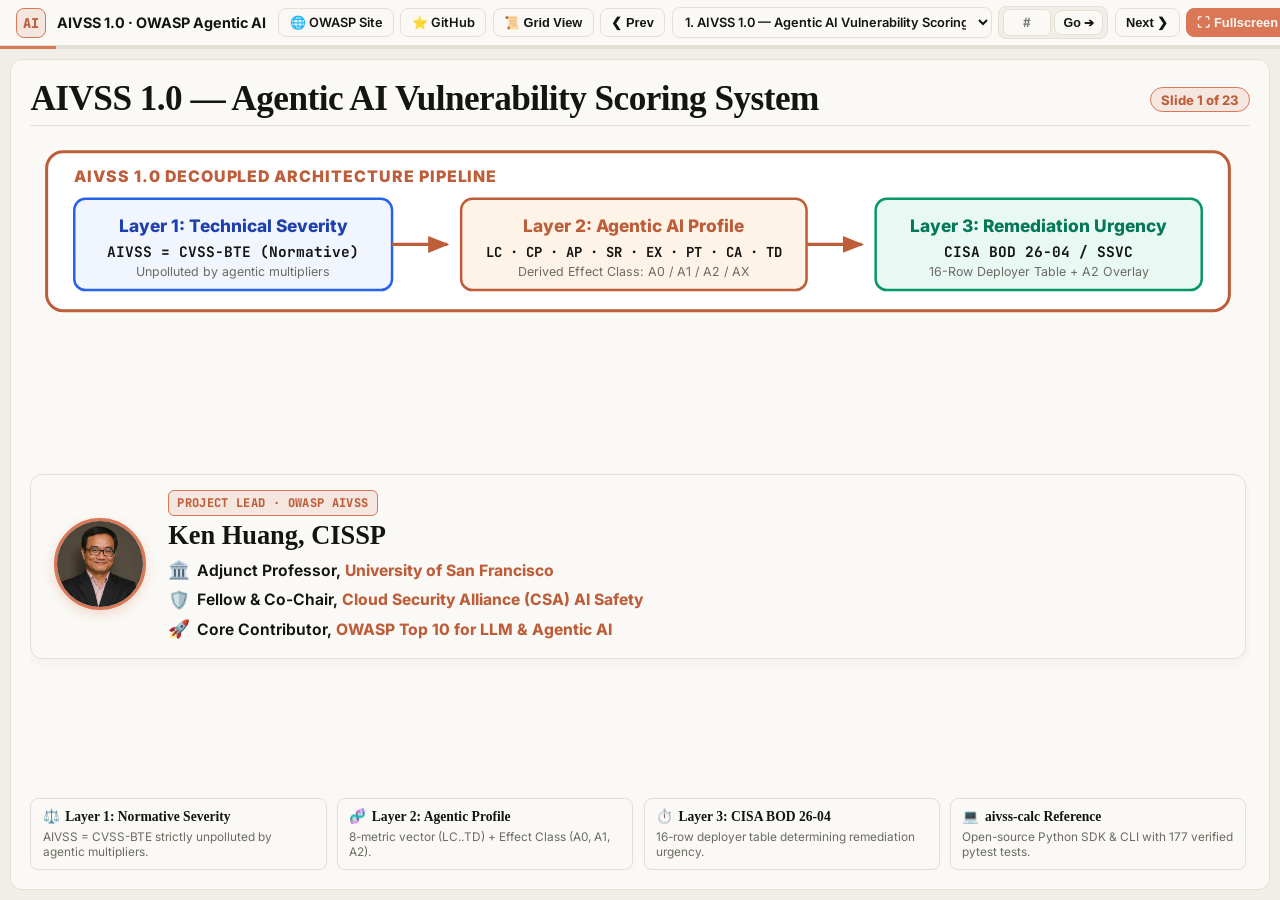
<file: slides.html>
<!DOCTYPE html>
<html lang="en">
<head>
  <meta charset="UTF-8">
  <meta name="viewport" content="width=device-width, initial-scale=1.0">
  <title>AIVSS 1.0 — Agentic AI Vulnerability Scoring System</title>
  <meta name="description" content="AIVSS 1.0 Masterclass slide deck on technical severity, agentic profiling, and risk-based remediation for autonomous AI systems. Project Lead: Ken Huang, CISSP.">
  <link rel="icon" type="image/svg+xml" href="favicon.svg?v=3">
  <link rel="icon" type="image/png" sizes="192x192" href="favicon.png?v=3">
  <link rel="apple-touch-icon" sizes="180x180" href="favicon.png?v=3">
  <link rel="preconnect" href="https://fonts.googleapis.com">
  <link rel="preconnect" href="https://fonts.gstatic.com" crossorigin>
  <link href="https://fonts.googleapis.com/css2?family=Inter:wght@300;400;500;600;700;800;900&family=JetBrains+Mono:wght@400;500;600;700&display=swap" rel="stylesheet">
  
  <style>
    :root {
      --bg: #F0EEE6;
      --surface: #FAF9F5;
      --surface-alt: #F5E6DF;
      --ink: #141413;
      --ink-muted: #6B6B63;
      --rule: #E3E0D6;
      --accent: #D97757;
      --accent-dk: #BD5D3A;
      --accent-sf: #F5E6DF;
      --code-bg: #1A1A18;
      --code-rule: #333330;
      --font-display: ui-serif, Georgia, "Times New Roman", serif;
      --font-body: -apple-system, "Segoe UI", Inter, system-ui, sans-serif;
      --font-code: ui-monospace, "JetBrains Mono", Menlo, monospace;
    }

    * { box-sizing: border-box; margin: 0; padding: 0; }
    body {
      font-family: var(--font-body);
      background: var(--bg);
      color: var(--ink);
      height: 100vh;
      display: flex;
      flex-direction: column;
      overflow: hidden;
    }

    header {
      height: 46px;
      flex: 0 0 46px;
      background: var(--surface);
      border-bottom: 1px solid var(--rule);
      display: flex;
      justify-content: space-between;
      align-items: center;
      padding: 0 1.0rem;
      z-index: 50;
      gap: 0.75rem;
      overflow-x: auto;
    }
    .header-left { display: flex; align-items: center; gap: 0.7rem; flex: 0 0 auto; }
    .brand-logo {
      width: 30px; height: 30px;
      background: var(--accent-sf); color: var(--accent-dk); border: 1px solid var(--accent);
      border-radius: 8px; font-weight: 800; display: flex; align-items: center; justify-content: center;
      font-size: 0.85rem; font-family: var(--font-code);
    }
    .brand-title { font-weight: 700; font-size: 0.90rem; white-space: nowrap; color: var(--ink); }

    .controls { display: flex; align-items: center; gap: 0.40rem; flex: 0 0 auto; }
    .btn {
      background: var(--surface); border: 1px solid var(--rule); color: var(--ink);
      padding: 0.35rem 0.65rem; border-radius: 8px; font-weight: 600; font-size: 0.80rem;
      cursor: pointer; transition: background-color 0.16s, border-color 0.16s; text-decoration: none;
      white-space: nowrap;
    }
    .btn:hover { background: var(--accent-sf); border-color: var(--accent); color: var(--ink); }
    .btn:focus-visible, .slide-select:focus-visible, .goto-input:focus-visible { outline: 2px solid var(--accent-dk); outline-offset: 2px; }
    .btn-primary { background: var(--accent); border-color: var(--accent); color: #FAF9F5; font-weight: 700; }
    .btn-primary:hover { background: var(--accent-dk); border-color: var(--accent-dk); color: #FAF9F5; }
    
    .goto-group {
      display: flex;
      align-items: center;
      gap: 0.22rem;
      background: var(--bg);
      padding: 0.12rem 0.25rem;
      border-radius: 8px;
      border: 1px solid var(--rule);
    }
    .goto-input {
      width: 48px;
      background: var(--surface);
      color: var(--ink);
      border: 1px solid var(--rule);
      padding: 0.25rem 0.35rem;
      border-radius: 6px;
      font-family: var(--font-code);
      font-size: 0.80rem;
      font-weight: 750;
      text-align: center;
      -moz-appearance: textfield;
    }
    .goto-input::-webkit-outer-spin-button,
    .goto-input::-webkit-inner-spin-button {
      -webkit-appearance: none;
      margin: 0;
    }
    .btn-goto {
      padding: 0.26rem 0.50rem;
      font-weight: 700;
      font-size: 0.78rem;
    }

    select.slide-select {
      background: var(--surface); color: var(--ink); border: 1px solid var(--rule);
      padding: 0.35rem 0.55rem; border-radius: 8px; font-family: var(--font-body);
      font-size: 0.80rem; font-weight: 600;
      max-width: 320px;
    }

    main {
      flex: 1;
      position: relative;
      overflow: hidden;
    }

    .slide-viewport {
      width: 100%; height: 100%;
      display: flex; justify-content: center; align-items: center;
      padding: clamp(0.30rem, 0.8vw, 0.70rem);
    }
    .slide-card {
      width: 100%; max-width: 1540px; height: 100%;
      background: var(--surface); border: 1px solid var(--rule);
      border-radius: 12px; padding: clamp(0.80rem, 1.5vw, 1.40rem); display: flex; flex-direction: column;
      position: relative; overflow: hidden;
    }
    .slide-header {
      display: flex; justify-content: space-between; align-items: center;
      gap: 0.8rem; margin-bottom: 0.35rem; border-bottom: 1px solid var(--rule); padding-bottom: 0.35rem;
      flex: 0 0 auto;
    }
    .slide-title-wrap { min-width: 0; }
    .slide-title {
      font-family: var(--font-display); font-size: clamp(1.75rem, 2.75vw, 2.45rem);
      font-weight: 700; line-height: 1.15; letter-spacing: -0.015em; color: var(--ink);
    }
    .slide-title.is-long { font-size: clamp(1.45rem, 2.3vw, 1.95rem) !important; letter-spacing: -0.02em; }
    .slide-num-badge {
      background: var(--accent-sf); color: var(--accent-dk); border: 1px solid var(--accent);
      padding: 0.22rem 0.60rem; border-radius: 9999px; font-size: 0.82rem; font-weight: 750; white-space: nowrap;
      flex: 0 0 auto;
    }
    .slide-body {
      --fit-scale: 1;
      --slide-body-base-size: 1.625rem;
      flex: 1; min-height: 0; overflow-y: auto; padding-right: 0.20rem;
      font-size: calc(var(--slide-body-base-size) * var(--fit-scale));
      line-height: 1.50; color: var(--ink);
    }

    code {
      font-family: var(--font-code);
      background: var(--accent-sf);
      color: var(--accent-dk);
      padding: 0.08rem 0.32rem;
      border-radius: 4px;
      font-size: 0.90em;
      white-space: nowrap;
      border: 1px solid var(--rule);
    }
    pre code, .code-editor-body code, .line-code {
      white-space: pre !important;
      background: transparent !important;
      border: none !important;
      padding: 0 !important;
      color: inherit !important;
    }
    .slide-content-wrapper {
      width: 100%;
      display: block;
    }
    .slide-svg {
      display: block; width: 100% !important; height: auto; max-width: 100%;
      margin: 0.35rem 0 0.65rem 0;
    }

    /* Comparison Table Styling */
    .slide-table {
      width: 100%;
      border-collapse: collapse;
      margin: 0.25rem 0 0.50rem 0;
      font-size: 0.86rem;
      background: var(--surface);
      border: 1px solid var(--rule);
      border-radius: 8px;
      overflow: hidden;
      box-shadow: 0 2px 8px rgba(0,0,0,0.03);
    }
    .slide-table th {
      background: var(--accent-sf);
      color: var(--ink);
      font-weight: 750;
      text-align: left;
      padding: 0.40rem 0.60rem;
      border-bottom: 1.5px solid var(--rule);
      font-family: var(--font-display);
      font-size: 0.92rem;
    }
    .slide-table td {
      padding: 0.35rem 0.60rem;
      border-bottom: 1px solid var(--rule);
      color: var(--ink);
      line-height: 1.34;
      vertical-align: middle;
    }
    .slide-table tr:last-child td {
      border-bottom: none;
    }
    .slide-table tr:nth-child(even) td {
      background: rgba(245, 230, 223, 0.25);
    }

    /* Code Slide Layout */
    .code-slide-container {
      display: grid;
      grid-template-columns: minmax(0, 1.25fr) minmax(0, 1.15fr);
      gap: 1.05rem;
      height: 100%;
      align-items: start;
    }
    @media (max-width: 1020px) {
      .code-slide-container {
        grid-template-columns: 1fr;
        height: auto;
      }
    }

    .code-editor-window {
      background: var(--code-bg);
      border: 1px solid var(--code-rule);
      border-radius: 10px;
      overflow: hidden;
      display: flex;
      flex-direction: column;
      box-shadow: 0 4px 16px rgba(0,0,0,0.14);
      max-height: calc(100vh - 135px);
    }
    .code-editor-header {
      background: #242320;
      border-bottom: 1px solid var(--code-rule);
      padding: 0.40rem 0.75rem;
      display: flex;
      justify-content: space-between;
      align-items: center;
      gap: 0.5rem;
    }
    .code-dots {
      display: flex;
      gap: 5px;
      align-items: center;
    }
    .code-dot {
      width: 9px; height: 9px; border-radius: 50%;
    }
    .dot-red { background: #E06C75; }
    .dot-yellow { background: #E5C07B; }
    .dot-green { background: #98C379; }
    .code-file-tag {
      font-family: var(--font-code);
      font-size: 0.78rem;
      color: #A0A09A;
      font-weight: 500;
      overflow: hidden;
      text-overflow: ellipsis;
      white-space: nowrap;
    }
    .code-lang-tag {
      background: #333330;
      color: #D97757;
      font-family: var(--font-code);
      font-size: 0.70rem;
      padding: 0.12rem 0.45rem;
      border-radius: 4px;
      font-weight: 600;
      text-transform: uppercase;
    }

    .code-block {
      background: var(--code-bg);
      color: #FAF9F5;
      font-family: var(--font-code);
      font-size: 0.88rem;
      line-height: 1.44;
      padding: 0.45rem 0;
      margin: 0;
      overflow-x: auto;
      overflow-y: auto;
    }

    .code-line {
      display: flex;
      align-items: baseline;
      padding: 0.06rem 0.55rem;
      transition: background-color 0.15s;
    }
    .code-line:hover {
      background: rgba(255, 255, 255, 0.04);
    }
    .code-line-hl {
      background: rgba(217, 119, 87, 0.22);
      border-left: 3.5px solid var(--accent);
      padding-left: calc(0.55rem - 3.5px);
    }
    .line-num {
      color: #5C5C56;
      width: 24px;
      flex: 0 0 24px;
      text-align: right;
      margin-right: 8px;
      font-size: 0.76rem;
      user-select: none;
    }
    .code-line-hl .line-num {
      color: var(--accent);
      font-weight: 700;
    }
    .line-code {
      flex: 1;
      white-space: pre;
    }

    /* Code Concepts Column */
    .code-concepts-column {
      display: flex;
      flex-direction: column;
      gap: 0.55rem;
      overflow-y: auto;
      max-height: calc(100vh - 135px);
      padding-right: 0.20rem;
    }
    .code-concepts-list {
      display: flex;
      flex-direction: column;
      gap: 0.50rem;
    }
    .code-concept-card {
      background: var(--surface);
      border: 1px solid var(--rule);
      border-left: 3.5px solid var(--accent);
      border-radius: 8px;
      padding: 0.60rem 0.85rem;
      box-shadow: 0 1px 4px rgba(0,0,0,0.03);
    }
    .concept-card-head {
      display: flex;
      align-items: center;
      gap: 0.45rem;
      margin-bottom: 0.22rem;
      flex-wrap: wrap;
    }
    .concept-tag {
      background: var(--accent);
      color: #FAF9F5;
      font-size: 0.68rem;
      font-weight: 750;
      padding: 0.10rem 0.40rem;
      border-radius: 4px;
      font-family: var(--font-code);
      letter-spacing: 0.02em;
      white-space: nowrap;
    }
    .concept-name {
      font-family: var(--font-display);
      font-size: 0.98rem;
      font-weight: 700;
      color: var(--ink);
    }
    .concept-card-text {
      font-size: 0.88rem;
      color: var(--ink);
      line-height: 1.40;
    }

    .invariant-card {
      background: var(--surface);
      border: 1px solid var(--rule);
      border-left: 3.5px solid var(--accent-dk);
      border-radius: 8px;
      padding: 0.60rem 0.85rem;
      font-size: 0.86rem;
      color: var(--ink-muted);
      line-height: 1.38;
    }
    .invariant-title {
      font-family: var(--font-display);
      font-size: 0.96rem;
      font-weight: 700;
      color: var(--ink);
      margin-bottom: 0.20rem;
      display: flex;
      align-items: center;
      gap: 0.35rem;
    }

    /* Hierarchy Bullets */
    .main-bullets { list-style-type: none; padding-left: 0; margin-top: 0.30rem; }
    .bullet-group { break-inside: avoid; }
    .primary-bullet {
      font-family: var(--font-display); font-size: 1.02em; font-weight: 650; color: var(--ink);
      margin-top: 0.32em; margin-bottom: 0.16em; position: relative; padding-left: 1.25em; line-height: 1.44;
    }
    .primary-bullet::before {
      content: "◆"; color: var(--accent); font-size: 0.72em; line-height: 1; position: absolute; left: 0; top: 0.18em;
    }

    /* Instructor Slide Grid */
    .instructor-slide-grid {
      display: grid;
      grid-template-columns: minmax(0, 1.02fr) minmax(0, 1.25fr);
      gap: 1.25rem;
      height: 100%;
      align-items: start;
    }
    @media (max-width: 1040px) {
      .instructor-slide-grid {
        grid-template-columns: 1fr;
        height: auto;
      }
    }
    .instructor-info-col {
      display: flex;
      flex-direction: column;
      gap: 0.55rem;
      min-width: 0;
    }
    .author-books-card {
      background: var(--surface);
      border: 1.5px solid var(--rule);
      border-radius: 10px;
      overflow: hidden;
      display: flex;
      flex-direction: column;
      box-shadow: 0 3px 12px rgba(0,0,0,0.04);
    }
    .author-books-header {
      background: var(--accent-sf);
      color: var(--ink);
      font-family: var(--font-display);
      font-weight: 750;
      font-size: 0.88rem;
      padding: 0.45rem 0.80rem;
      border-bottom: 1.5px solid var(--rule);
      display: flex;
      justify-content: space-between;
      align-items: center;
      gap: 0.50rem;
      white-space: nowrap;
    }
    .author-books-header a {
      font-family: var(--font-body);
      font-size: 0.76rem;
      font-weight: 750;
      color: var(--accent-dk);
      text-decoration: underline;
      white-space: nowrap;
      flex-shrink: 0;
    }
    .books-gallery-grid {
      display: grid;
      grid-template-columns: repeat(6, 1fr);
      gap: 0.40rem;
      padding: 0.50rem;
      background: #FAF8F2;
    }
    .book-item-card {
      display: flex;
      flex-direction: column;
      align-items: center;
      background: var(--surface);
      border: 1px solid var(--rule);
      border-radius: 6px;
      padding: 0.25rem 0.20rem;
      text-decoration: none;
      box-shadow: 0 2px 6px rgba(0,0,0,0.04);
      transition: transform 0.16s, border-color 0.16s, box-shadow 0.16s;
    }
    .book-item-card:hover {
      transform: translateY(-2px);
      border-color: var(--accent);
      box-shadow: 0 4px 12px rgba(217, 119, 87, 0.18);
    }
    .book-cover-img {
      width: 100%;
      height: clamp(75px, 11vh, 105px);
      object-fit: contain;
      border-radius: 4px;
      border: 0.5px solid var(--rule);
    }
    .book-item-title {
      font-size: 0.58rem;
      font-weight: 700;
      color: var(--ink);
      text-align: center;
      line-height: 1.15;
      margin-top: 0.20rem;
      white-space: nowrap;
      overflow: hidden;
      text-overflow: ellipsis;
      width: 100%;
      display: block;
    }
    .book-publisher-tag {
      font-size: 0.48rem;
      font-weight: 800;
      color: var(--accent-dk);
      background: var(--accent-sf);
      padding: 0.05rem 0.20rem;
      border-radius: 3px;
      margin-top: 0.12rem;
      text-transform: uppercase;
      letter-spacing: 0.02em;
      white-space: nowrap;
      line-height: 1.1;
    }

    /* Slide 1 Cover Layout */
    .slide-1-container {
      width: 100%;
      height: 100%;
      display: flex;
      flex-direction: column;
      justify-content: space-between;
      gap: 0.75rem;
    }
    .slide-1-instructor-card {
      background: var(--surface);
      border: 1.5px solid var(--rule);
      border-radius: 12px;
      padding: 0.95rem 1.40rem;
      display: flex;
      align-items: center;
      gap: 1.40rem;
      box-shadow: 0 4px 16px rgba(0,0,0,0.04);
    }
    .slide-1-avatar-wrap {
      position: relative;
      flex-shrink: 0;
    }
    .slide-1-avatar-img {
      width: 92px;
      height: 92px;
      border-radius: 50%;
      object-fit: cover;
      border: 3px solid var(--accent);
      box-shadow: 0 4px 12px rgba(217, 119, 87, 0.25);
      background: var(--surface-alt);
    }
    .slide-1-instructor-info {
      display: flex;
      flex-direction: column;
      gap: 0.30rem;
      flex: 1;
    }
    .slide-1-instructor-badge {
      display: inline-flex;
      align-items: center;
      gap: 0.35rem;
      background: var(--accent-sf);
      color: var(--accent-dk);
      border: 1px solid var(--accent);
      font-family: var(--font-code);
      font-size: 0.75rem;
      font-weight: 750;
      padding: 0.16rem 0.50rem;
      border-radius: 6px;
      width: fit-content;
      text-transform: uppercase;
      letter-spacing: 0.03em;
    }
    .slide-1-instructor-name {
      font-family: var(--font-display);
      font-size: 1.65rem;
      font-weight: 800;
      color: var(--ink);
      line-height: 1.15;
    }
    .slide-1-instructor-titles {
      display: flex;
      flex-direction: column;
      gap: 0.20rem;
      margin-top: 0.10rem;
    }
    .slide-1-title-item {
      display: flex;
      align-items: center;
      gap: 0.45rem;
      font-size: 0.98rem;
      font-weight: 650;
      color: var(--ink);
    }
    .slide-1-title-item .title-icon {
      font-size: 1.10rem;
      flex-shrink: 0;
    }
    .slide-1-title-highlight {
      color: var(--accent-dk);
      font-weight: 750;
    }
    .slide-1-pillars-row {
      display: grid;
      grid-template-columns: repeat(4, 1fr);
      gap: 0.65rem;
    }
    @media (max-width: 900px) {
      .slide-1-pillars-row {
        grid-template-columns: repeat(2, 1fr);
      }
      .slide-1-instructor-card {
        flex-direction: column;
        text-align: center;
        align-items: center;
      }
      .slide-1-instructor-badge {
        margin: 0 auto;
      }
      .slide-1-title-item {
        justify-content: center;
      }
    }
    .slide-1-pillar-pill {
      background: var(--surface);
      border: 1px solid var(--rule);
      border-radius: 8px;
      padding: 0.50rem 0.70rem;
      display: flex;
      flex-direction: column;
      gap: 0.15rem;
      box-shadow: 0 2px 6px rgba(0,0,0,0.02);
    }
    .slide-1-pillar-title {
      font-family: var(--font-display);
      font-size: 0.85rem;
      font-weight: 750;
      color: var(--ink);
      display: flex;
      align-items: center;
      gap: 0.35rem;
    }
    .slide-1-pillar-desc {
      font-size: 0.74rem;
      color: var(--ink-muted);
      line-height: 1.28;
    }

    /* Comparison Thesis Layout */
    .thesis-slide-wrap {
      width: 100%;
      height: 100%;
      display: flex;
      flex-direction: column;
      gap: 0.45rem;
    }
    .thesis-grid {
      display: grid;
      grid-template-columns: 1fr 1fr;
      gap: 0.85rem;
      flex: 1;
      align-items: stretch;
    }
    @media (max-width: 1040px) {
      .thesis-grid {
        grid-template-columns: 1fr;
        height: auto;
      }
    }
    .thesis-card {
      background: var(--surface);
      border: 1.5px solid var(--rule);
      border-radius: 9px;
      overflow: hidden;
      display: flex;
      flex-direction: column;
      box-shadow: 0 2px 8px rgba(0,0,0,0.03);
    }
    .thesis-card.trad-card {
      border-top: 3.5px solid #2563eb;
    }
    .thesis-card.harn-card {
      border-top: 3.5px solid #059669;
    }
    .thesis-card-header {
      padding: 0.40rem 0.75rem;
      display: flex;
      align-items: center;
      gap: 0.45rem;
      border-bottom: 1.5px solid var(--rule);
    }
    .thesis-card-header.trad-header {
      background: #F0F5FE;
    }
    .thesis-card-header.harn-header {
      background: #E8F8F2;
    }
    .thesis-icon {
      font-size: 1.15rem;
      line-height: 1;
      flex-shrink: 0;
    }
    .thesis-title {
      font-family: var(--font-display);
      font-size: 0.94rem;
      font-weight: 800;
      color: var(--ink);
      line-height: 1.20;
    }
    .thesis-subtitle {
      font-size: 0.72rem;
      color: var(--ink-muted);
      font-weight: 500;
      margin-top: 0.05rem;
    }
    .thesis-badge {
      margin-left: auto;
      font-size: 0.62rem;
      font-weight: 800;
      padding: 0.10rem 0.38rem;
      border-radius: 4px;
      letter-spacing: 0.02em;
      white-space: nowrap;
      flex-shrink: 0;
    }
    .thesis-badge.trad-badge {
      background: #DBEAFE;
      color: #1e40af;
      border: 1px solid #bfdbfe;
    }
    .thesis-badge.harn-badge {
      background: #D1FAE5;
      color: #065F46;
      border: 1px solid #a7f3d0;
    }
    .thesis-card-body {
      padding: 0.45rem 0.70rem;
      display: flex;
      flex-direction: column;
      gap: 0.35rem;
      flex: 1;
      font-size: 0.82rem;
      line-height: 1.38;
      color: var(--ink);
      background: var(--surface);
    }
    .thesis-point {
      background: #FAF8F2;
      border: 1px solid var(--rule);
      border-radius: 5px;
      padding: 0.32rem 0.55rem;
      line-height: 1.34;
      font-size: 0.79rem;
    }
    .trad-card .thesis-point {
      border-left: 3px solid #3b82f6;
    }
    .harn-card .thesis-point {
      border-left: 3px solid #10b981;
    }

    /* Triple Grid Layout */
    .triple-grid {
      display: grid;
      grid-template-columns: repeat(3, 1fr);
      gap: 0.70rem;
      min-height: 0;
      flex: 1;
    }
    .triple-card {
      background: var(--surface);
      border: 1.5px solid var(--rule);
      border-radius: 12px;
      padding: 0.85rem 1.00rem 1.00rem;
      display: flex;
      flex-direction: column;
      gap: 0.28rem;
      box-shadow: 0 4px 14px rgba(0,0,0,0.04);
      min-height: 0;
    }
    .triple-num {
      font-family: var(--font-code);
      font-size: 1.35em;
      font-weight: 800;
      color: var(--accent-dk);
    }
    .triple-title {
      font-family: var(--font-display);
      font-size: 1.25em;
      font-weight: 750;
      color: var(--ink);
      line-height: 1.15;
    }
    .triple-body {
      font-size: 1.08em;
      line-height: 1.32;
      color: var(--ink);
    }
    .triple-lead {
      font-size: 1.10em;
      color: var(--ink-muted);
      font-weight: 550;
      margin-bottom: 0.30rem;
    }

    /* Agenda Stack */
    .agenda-stack {
      display: flex;
      flex-direction: column;
      gap: 0.40rem;
      flex: 1;
      min-height: 0;
    }
    .agenda-row {
      display: grid;
      grid-template-columns: 5.0rem 1fr;
      align-items: stretch;
      background: var(--surface);
      border: 1.5px solid var(--rule);
      border-radius: 10px;
      overflow: hidden;
      box-shadow: 0 2px 8px rgba(0,0,0,0.03);
    }
    .agenda-num {
      background: var(--accent-sf);
      color: var(--accent-dk);
      font-family: var(--font-code);
      font-weight: 800;
      font-size: 1.35em;
      display: flex;
      align-items: center;
      justify-content: center;
      border-right: 1.5px solid var(--rule);
    }
    .agenda-copy { padding: 0.40rem 0.80rem 0.45rem 0.80rem; }
    .agenda-title {
      font-family: var(--font-display);
      font-weight: 750;
      font-size: 1.18em;
      color: var(--ink);
    }
    .agenda-body {
      font-size: 1.05em;
      line-height: 1.28;
      color: var(--ink);
    }

    /* Thanks Wrap */
    .thanks-wrap {
      height: 100%;
      max-height: 100%;
      overflow: hidden;
      display: flex;
      flex-direction: column;
      gap: 0.45rem;
      justify-content: space-between;
      min-height: 0;
      box-sizing: border-box;
    }
    .thanks-header {
      text-align: center;
      flex: 0 0 auto;
    }
    .thanks-kicker {
      font-family: var(--font-code);
      font-weight: 750;
      letter-spacing: 0.08em;
      text-transform: uppercase;
      color: var(--accent-dk);
      font-size: 0.78em;
    }
    .thanks-lede {
      font-size: 0.88em;
      line-height: 1.25;
      color: var(--ink-muted);
      max-width: 40rem;
      margin: 0.2rem auto 0;
    }
    .thanks-books {
      display: grid;
      grid-template-columns: 1fr 1fr;
      gap: 0.75rem;
      flex: 1 1 auto;
      min-height: 0;
      align-items: stretch;
      overflow: hidden;
    }
    .thanks-book-card {
      background: var(--surface);
      border: 1.5px solid var(--rule);
      border-radius: 12px;
      padding: 0.55rem 0.65rem 0.65rem;
      box-shadow: 0 6px 18px rgba(0,0,0,0.05);
      display: flex;
      flex-direction: column;
      align-items: center;
      text-align: center;
      gap: 0.30rem;
      text-decoration: none;
      color: inherit;
      transition: border-color 0.15s ease, box-shadow 0.15s ease;
      min-height: 0;
      overflow: hidden;
    }
    .thanks-book-card:hover {
      border-color: var(--accent);
      box-shadow: 0 8px 22px rgba(217, 119, 87, 0.08);
    }
    .thanks-book-cover {
      flex: 1 1 auto;
      min-height: 0;
      width: 100%;
      display: flex;
      align-items: center;
      justify-content: center;
      overflow: hidden;
    }
    .thanks-book-cover img {
      width: auto;
      height: auto;
      max-width: 100%;
      max-height: 100%;
      object-fit: contain;
      border-radius: 5px;
      box-shadow: 0 3px 10px rgba(0,0,0,0.10);
    }
    .thanks-book-tag {
      font-family: var(--font-code);
      font-size: 0.62em;
      font-weight: 750;
      letter-spacing: 0.05em;
      text-transform: uppercase;
      color: var(--accent-dk);
      background: var(--accent-sf);
      border: 1px solid var(--rule);
      border-radius: 999px;
      padding: 0.12rem 0.45rem;
      flex: 0 0 auto;
    }
    .thanks-book-title {
      font-family: var(--font-display);
      font-size: 0.88em;
      font-weight: 750;
      line-height: 1.15;
      color: var(--ink);
      max-width: 18rem;
      flex: 0 0 auto;
    }
    .thanks-book-asin {
      font-family: var(--font-code);
      font-size: 0.62em;
      font-weight: 650;
      color: var(--ink-muted);
      line-height: 1.2;
      flex: 0 0 auto;
    }
    .thanks-book-asin span {
      color: var(--accent-dk);
      font-weight: 750;
    }
    .thanks-footer {
      text-align: center;
      flex: 0 0 auto;
    }
    .thanks-link a {
      color: var(--accent-dk);
      font-weight: 700;
      font-family: var(--font-code);
      font-size: 0.82em;
      text-decoration: underline;
    }

    /* Grid Mode */
    .grid-viewport {
      width: 100%; height: 100%; overflow-y: auto; padding: clamp(1rem, 2.5vw, 1.8rem);
      display: grid; grid-template-columns: repeat(auto-fit, minmax(340px, 1fr)); gap: 1rem;
    }
    .grid-slide-card {
      background: var(--surface); border: 1px solid var(--rule);
      border-radius: 10px; padding: 1.15rem; height: 260px; display: flex; flex-direction: column;
      cursor: pointer; transition: border-color 0.16s, background-color 0.16s;
    }
    .grid-slide-card:hover { background: var(--accent-sf); border-color: var(--accent); }
    .grid-slide-title {
      font-family: var(--font-display); font-size: 1.1rem; line-height: 1.15;
      font-weight: 650; margin-bottom: 0.45rem; color: var(--ink);
    }
    .grid-slide-body { flex: 1; overflow: hidden; font-size: 0.8rem; line-height: 1.45; color: var(--ink-muted); }

    .progress-bar { height: 3px; background: var(--rule); width: 100%; }
    .progress-fill { height: 100%; background: var(--accent); width: 0%; transition: width 0.3s; }

    @media (max-width: 980px) {
      header { padding: 0 0.6rem; }
      .brand-title { display: none; }
      select.slide-select { max-width: 200px; }
      .triple-grid { grid-template-columns: 1fr 1fr; }
    }
  </style>

</head>
<body>
  <header>
    <div class="header-left">
      <div class="brand-logo">AI</div>
      <div class="brand-title">AIVSS 1.0 · OWASP Agentic AI</div>
    </div>
    <div class="controls">
      <a href="https://aivss.owasp.org/" target="_blank" rel="noopener noreferrer" class="btn">🌐 OWASP Site</a>
      <a href="https://github.com/kenhuangus/aivss-v1-candidate" target="_blank" rel="noopener noreferrer" class="btn">⭐ GitHub</a>
      <button id="btn-grid" class="btn" onclick="toggleMode()"><span id="mode-icon">📜</span> <span id="mode-text">Grid View</span></button>
      <button id="btn-prev" class="btn" onclick="prevSlide()">❮ Prev</button>
      <select id="slide-select" class="slide-select" onchange="goToSlide(this.value)"></select>
      <div class="goto-group">
        <input type="number" id="goto-input" min="1" max="23" placeholder="#" class="goto-input" title="Enter slide number (1-23)" onkeydown="if(event.key==='Enter') jumpToEnteredSlide()">
        <button id="btn-goto" class="btn btn-goto" onclick="jumpToEnteredSlide()" title="Jump to entered slide number">Go ➔</button>
      </div>
      <button id="btn-next" class="btn" onclick="nextSlide()">Next ❯</button>
      <button id="btn-fullscreen" class="btn btn-primary" onclick="toggleFullscreen()">⛶ Fullscreen</button>
    </div>
  </header>
  <div class="progress-bar"><div id="progress-fill" class="progress-fill"></div></div>
  <main>
    <div id="presentation-mode" class="slide-viewport">
      <div class="slide-card">
        <div class="slide-header">
          <div class="slide-title-wrap">
            <div id="slide-title" class="slide-title">Slide Title</div>
          </div>
          <div id="slide-num-badge" class="slide-num-badge">Slide 1 of 23</div>
        </div>
        <div id="slide-body" class="slide-body"></div>
      </div>
    </div>
    <div id="grid-mode" class="grid-viewport" style="display:none;"></div>
  </main>
  <script>

    const slidesData = [{"number": 1, "slide_type": "title", "raw_lines": ["AIVSS 1.0 — Agentic AI Vulnerability Scoring System", "Technical Severity, Agentic AI Profile, and Risk-Based Remediation for Autonomous Systems", "OWASP AIVSS Working Group"]}, {"number": 2, "slide_type": "speaker", "raw_lines": ["About the Author & Project Lead: Ken Huang, CISSP", "• OWASP AIVSS Project Lead and primary author of the AIVSS 1.0 specification", "• Adjunct Professor, University of San Francisco (Cybersecurity & Agentic AI)", "• Fellow & Co-Chair of two Cloud Security Alliance (CSA) AI Safety working groups", "• Core member of the OWASP Top 10 for Large Language Model Applications and Agentic AI", "• Member, AIUC-1 Consortium & Grant Reviewer for Schmidt Sciences", "• Author of 12 published AI & cybersecurity books (Springer, Cambridge, Wiley, Packt)", "• CEO of DistributedApps.ai  ·  Substack: kenhuangus.substack.com  ·  LinkedIn: linkedin.com/in/kenhuang8"]}, {"number": 3, "slide_type": "comparison", "raw_lines": ["The Vulnerability Management Thesis: Conflated Severity vs. Decoupled Control", "Deterministic IT Engineering → Decoupled Non-Deterministic Agentic Control Systems"]}, {"number": 4, "slide_type": "agenda", "raw_lines": ["Master Architecture Roadmap & Course Agenda", "Six core modules spanning technical severity, agentic profiling, and federal remediation"], "agenda": [{"num": "01", "title": "The Three-Layer Architecture & Conformance", "body": "Strict decoupling of technical severity, agentic profile metadata, and remediation timelines across Conformance Levels 1, 2, and 3."}, {"num": "02", "title": "CVSS v4.0 Interpretation for Autonomous Agents", "body": "Normative scoring rules for Subsequent Systems (`SC/SI/SA`), Privileges Required (`PR`), and User Interaction (`UI:N`)."}, {"num": "03", "title": "The Eight-Metric Agentic AI Profile & Effect Class", "body": "Formal definitions of `LC`, `CP`, `AP`, `SR`, `EX`, `PT`, `CA`, `TD` and the deterministic `A0` / `A1` / `A2` / `AX` rule ladder."}, {"num": "04", "title": "SSVC & CISA BOD 26-04 Remediation Timelines", "body": "The authoritative 16-row deployer decision table (`cisa:DT_BOD2604:1.0.0`), exploitation evidence ladder, and the non-normative status of EPSS."}, {"num": "05", "title": "OWASP Agentic Top 10 Benchmark & Disclosed CVEs", "body": "Calculator benchmark results across ASI01–ASI10 and in-depth dissection of Microsoft Copilot EchoLeak (`CVE-2025-32711`)."}, {"num": "06", "title": "Enterprise Lifecycle Integration, CI/CD Gates & SDK", "body": "Release gates, architectural threat modeling with CSA MAESTRO, and the `aivss-calc` open-source reference implementation."}]}, {"number": 5, "slide_type": "triple", "raw_lines": ["Architecture Layer 1: Normative Technical Severity", "Technical severity computed strictly from CVSS v4.0 vectors without agentic multiplier pollution"], "points": [{"num": "01", "title": "Normative Invariant (AIVSS = CVSS-BTE)", "body": "The numeric severity score is computed entirely from `cvss_vector`. No Agentic AI metric, Effect Class, or remediation timeline modifies the CVSS score. This guarantees backward compatibility with enterprise vulnerability databases and contractual SLAs."}, {"num": "02", "title": "Full FIRST Interpolation Engine", "body": "Evaluates MacroVectors across 270 equivalence classes (EQ1–EQ6) partitioning ~15 million CVSS-BTE vectors. Uses exact multi-dimensional interpolation per FIRST `cvss_lookup.js`, strictly prohibiting naive MacroVector ceiling truncations."}, {"num": "03", "title": "Threat & Environmental Integrity", "body": "Evaluates Exploit Maturity (`E`) through dated factual intelligence without speculative multipliers. Supports organizational security requirements (CR, IR, AR) and Modified Base metrics without conflating them with agentic behavior."}]}, {"number": 6, "slide_type": "triple", "raw_lines": ["Architecture Layer 2: The Agentic AI Profile", "Eight-metric vector extension capturing autonomous behavior, persistence, and governance assurance"], "points": [{"num": "01", "title": "Dual Metric Group Division", "body": "Four Classifying Metrics (`LC`, `CP`, `AP`, `SR`) evaluate intrinsic execution mechanics and derive the Agentic AI Effect Class. Four Assurance Metrics (`EX`, `PT`, `CA`, `TD`) record architectural boundaries, provider dependencies, financial limits, and auditability."}, {"num": "02", "title": "Canonical Vector Syntax", "body": "Transmitted as a standardized companion string: `AIVSS:1.0/LC:D/CP:C/AP:L/SR:R/EX:W/PT:H/CA:W/TD:H`. All eight keys are mandatory; unknown values are recorded as `X` (insufficient evidence) to preserve forensic completeness."}, {"num": "03", "title": "Parallel Metadata Invariant", "body": "Reported as the `agentic_ai_profile` JSON object alongside the CVSS vector. It informs operational remediation escalation and release gates, but strictly never enters the arithmetic severity computation."}]}, {"number": 7, "slide_type": "triple", "raw_lines": ["Architecture Layer 3: Risk-Based Remediation Urgency", "Decoupling remediation urgency from severity numbers via CISA BOD 26-04 and SSVC"], "points": [{"num": "01", "title": "Revocation of Severity-Driven Deadlines", "body": "CISA BOD 26-04 revoked legacy CVSS-severity-driven federal deadlines (BOD 19-02/22-01), replacing them with Stakeholder-Specific Vulnerability Categorization (SSVC). AIVSS adopts the published deployer table (`cisa:DT_BOD2604:1.0.0`)."}, {"num": "02", "title": "Four Factual Decision Inputs", "body": "Remediation urgency keys mechanically on four operational facts: `in_kev` (active exploitation), `publicly_exposed` (network reach), `automatable` (exploit execution path), and `technical_impact` (partial vs. total system compromise)."}, {"num": "03", "title": "Transparent Agentic AI Overlay", "body": "A substantial agentic effect (`A2`) advances the baseline remediation timeline by exactly one tier (FSU ➔ 60D, 60D ➔ 14D, 14D ➔ 3D). It stops at the 3-day ceiling and never introduces the forensic triage requirement (3DF)."}]}, {"number": 8, "slide_type": "triple", "raw_lines": ["Conformance Levels & Architectural Boundaries", "Three standardized implementation tiers satisfying diverse enterprise governance requirements"], "points": [{"num": "01", "title": "Level 1 — Core Technical Conformance", "body": "Requires a valid CVSS v4.0 Base vector, complete 8-metric `aivss_vector`, and derived Effect Class (`A0`, `A1`, `A2`, or `AX`). Minimum level required to claim 'AIVSS 1.0 conformant' in advisories and vulnerability databases."}, {"num": "02", "title": "Level 2 — Deployer Operational Conformance", "body": "Satisfies Level 1 plus execution of the Layer 3 SSVC / BOD 26-04 deployer decision table (`cisa:DT_BOD2604:1.0.0`). Mandatory for organizations managing operational patch cadences, incident response SLAs, and federal compliance obligations."}, {"num": "03", "title": "Level 3 — Enterprise Priority Index (AIVSS-P)", "body": "Satisfies Level 2 plus computation of the internal `AIVSS-P` priority index incorporating business impact, reach, and residual likelihood. Strictly internal to assessing organizations; prohibited from external publication."}]}, {"number": 9, "slide_type": "triple", "raw_lines": ["CVSS v4.0 Interpretation for Autonomous Agents", "Normative interpretation rules mapping autonomous agent architecture into CVSS Base metrics"], "points": [{"num": "01", "title": "Subsequent Systems Across Tool Boundaries", "body": "The agent reasoning runtime is the Vulnerable System. Downstream APIs, databases, CRM systems, and code execution environments reachable via tools are Subsequent Systems (`SC/SI/SA`). Exfiltration to an attacker's C2 server is `VC`, not `SC`."}, {"num": "02", "title": "Privileges Required (PR) Measures Attacker", "body": "`PR` reflects credentials the *attacker* must possess to execute the exploit. If an unauthenticated user submits text that exploits a privileged admin agent, `PR` is strictly `None` (`PR:N`), despite the agent's elevated backend service account."}, {"num": "03", "title": "User Interaction (UI:N) for Autonomous Ingestion", "body": "When an agent autonomously retrieves poisoned web pages, emails, or tickets via RAG, User Interaction is strictly `None` (`UI:N`). Machine ingestion without human intervention is an autonomous pipeline, not human user interaction."}]}, {"number": 10, "slide_type": "triple", "raw_lines": ["The Four Common CVSS Scoring Errors in Agentic AI", "Critical scoring pitfalls identified during multi-vendor AIVSS benchmark audits"], "points": [{"num": "01", "title": "Underscoring Subsequent System Impacts", "body": "Assessors frequently truncate impact at the agent process boundary, assigning `SC:N/SI:N/SA:N` even when tools hold write access to enterprise CRM or production databases. Downstream blast radius must be reflected in Subsequent System metrics."}, {"num": "02", "title": "Confusing Agent Authority with Attacker Prerequisites", "body": "Assigning `PR:H` because the agent possesses root or service admin privileges. This erroneously treats the agent's internal capability as an attacker barrier. The agent's authority informs impact (`VC/VI` or `SC/SI`), not `PR`."}, {"num": "03", "title": "Misinterpreting Rubber-Stamp Approvals as UI:N", "body": "If human approval is required on the attack path, assessors must retain `UI:P` or `UI:A`. Record superficial or rubber-stamp review under the narrative and the `ASI09` risk factor, not by improperly clearing User Interaction to `UI:N`."}, {"num": "04", "title": "Double-Counting Stochasticity in AT and SR", "body": "Attack Requirements (`AT:P`) applies only to external prerequisite execution conditions under FIRST rules. Stochastic model output does not justify `AT:P`; reproducibility is evaluated independently under `SR` without modifying severity."}]}, {"number": 11, "slide_type": "triple", "raw_lines": ["Classifying Metrics: Language Control & Persistence", "Evaluating direct natural language execution reach and cross-session memory poisoning"], "points": [{"num": "01", "title": "Language-Mediated Control (LC)", "body": "`Direct (D)`: Attacker natural language reaches privileged reasoning or tool paths without mediation. `Indirect (I)`: Ingested via RAG, search, or tool output. `Mediated (M)`: Constrained by strict parsers or fixed schemas. `None (N)`: No language influence."}, {"num": "02", "title": "Context Persistence (CP)", "body": "`Cross-session (C)`: Attacker context persists in durable vector stores, databases, or user profiles across sessions. `Session (S)`: Persists across multi-turn context windows, cleared on reset. `None (N)`: Ephemeral execution confined to a single turn."}, {"num": "03", "title": "Canonical Poisoning Interaction", "body": "The combination of `LC:I` and `CP:C` represents the canonical indirect memory poisoning flaw (OWASP ASI06), converting passive knowledge stores into permanent dormant attack vectors that hijack future agent sessions."}]}, {"number": 12, "slide_type": "triple", "raw_lines": ["Classifying Metrics: Propagation & Exploit Reliability", "Measuring lateral compromise across trust boundaries and empirical reproducibility"], "points": [{"num": "01", "title": "Agentic Propagation (AP)", "body": "`Lateral (L)`: Compromised instructions, memory, or authority cross trust boundaries to sibling agents, tenants, or downstream services. `Contained (C)`: Spreads within the agent's own tool scope. `None (N)`: Exploitation is strictly isolated."}, {"num": "02", "title": "Stochastic Exploit Reliability (SR)", "body": "`Reliable (R)`: Deterministic exploit reproduction (≥80% success or free retries). `Probabilistic (P)`: Variable reproduction (20%–80%) sensitive to model sampling. `Unreliable (U)`: Low reproducibility (<20%) or execution paths penalizing retries."}, {"num": "03", "title": "Empirical Statistical Grounding", "body": "In production benchmarks, `SR:R` requires rigorous empirical verification (e.g. 30/30 independent test episodes from clean state, Wilson score lower bound ≥ 0.90), preventing reliance on unverified single-shot demonstrations."}]}, {"number": 13, "slide_type": "triple", "raw_lines": ["Assurance & Governance Metrics (EX, PT, CA, TD)", "Parallel metadata evaluating extension boundaries, provider reliance, cost ceilings, and auditability"], "points": [{"num": "01", "title": "Extension Surface (EX) & Provider Trust (PT)", "body": "`EX`: `Wide (W)` (unpinned, dynamic MCP tools), `Managed (M)` (pinned, vetted allowlists with external authorization), `None (N)`. `PT`: `High (H)` (unaudited third-party model routing), `Moderate (M)`, `Low (L)` (fully verifiable weights/premises)."}, {"num": "02", "title": "Cost Abuse Surface (CA)", "body": "Evaluates vulnerability to denial-of-wallet attacks and recursive loops. `Wide (W)`: No hard pre-execution aggregate ceiling. `Moderate (M)`: Unit limits exist but lack tenant-wide aggregation. `Narrow (N)`: Tested fail-closed aggregate resource ceilings."}, {"num": "03", "title": "Traceability Deficit (TD — Agent Untraceability)", "body": "Retains the foundational OWASP AIVSS Agent Untraceability risk factor. `High (H)`: Post-incident reconstruction of agent decisions, prompts, and tool calls is infeasible. `Medium (M)`: Ordered events reconstructable without integrity. `Low (L)`: Tamper-evident audit logs."}]}, {"number": 14, "slide_type": "comparison", "raw_lines": ["The Agentic AI Effect Class Rule Ladder", "Deterministic classification ladder summarizing agentic hazard for operational policy"]}, {"number": 15, "slide_type": "table", "raw_lines": ["SSVC Deployer Table 1 — CISA BOD 26-04 (16 Rows)", "The authoritative 16-row decision matrix operationalizing CISA BOD 26-04 remediation timelines"], "table_headers": ["Row", "In KEV", "Publicly Exposed", "Automatable", "Technical Impact", "BOD Baseline Timeline", "A2 Overlay Timeline"], "table_rows": [["1", "No", "No", "No", "Partial", "Fix on System Upgrade (FSU)", "Remediate in 60 Days (60D)"], ["2", "Yes", "No", "No", "Partial", "Remediate in 14 Days (14D)", "Remediate in 3 Days (3D)"], ["3", "No", "Yes", "No", "Partial", "Remediate in 60 Days (60D)", "Remediate in 14 Days (14D)"], ["4", "No", "No", "Yes", "Partial", "Remediate in 60 Days (60D)", "Remediate in 14 Days (14D)"], ["5", "No", "No", "No", "Total", "Fix on System Upgrade (FSU)", "Remediate in 60 Days (60D)"], ["6", "Yes", "Yes", "No", "Partial", "Remediate in 14 Days (14D)", "Remediate in 3 Days (3D)"], ["7", "Yes", "No", "Yes", "Partial", "Remediate in 14 Days (14D)", "Remediate in 3 Days (3D)"], ["8", "No", "Yes", "Yes", "Partial", "Remediate in 14 Days (14D)", "Remediate in 3 Days (3D)"], ["9", "Yes", "No", "No", "Total", "Remediate in 14 Days (14D)", "Remediate in 3 Days (3D)"], ["10", "No", "Yes", "No", "Total", "Remediate in 14 Days (14D)", "Remediate in 3 Days (3D)"], ["11", "No", "No", "Yes", "Total", "Remediate in 60 Days (60D)", "Remediate in 14 Days (14D)"], ["12", "Yes", "Yes", "Yes", "Partial", "Remediate in 3 Days (3D)", "Remediate in 3 Days (3D) [Ceiling]"], ["13", "Yes", "Yes", "No", "Total", "3 Days + Forensic Triage (3DF)", "3 Days + Forensic Triage (3DF)"], ["14", "Yes", "No", "Yes", "Total", "3 Days + Forensic Triage (3DF)", "3 Days + Forensic Triage (3DF)"], ["15", "No", "Yes", "Yes", "Total", "Remediate in 3 Days (3D)", "Remediate in 3 Days (3D) [Ceiling]"], ["16", "Yes", "Yes", "Yes", "Total", "3 Days + Forensic Triage (3DF)", "3 Days + Forensic Triage (3DF)"]]}, {"number": 16, "slide_type": "triple", "raw_lines": ["The Exploitation Evidence Ladder & EPSS Governance", "Strict precedence rules for exploitation intelligence and the non-normative status of EPSS"], "points": [{"num": "01", "title": "Strict Factual Evidence Ladder", "body": "Exploitation evidence follows an immutable hierarchy: (1) CISA KEV (authoritative active), (2) CISA Vulnrichment active, (3) Organization-observed activity (local telemetry), (4) Public/Private PoC, (5) No evidence (`E:U`). Guessing or timeout defaults are prohibited."}, {"num": "02", "title": "Why EPSS Does Not Alter Scoring", "body": "BOD 26-04 does not use EPSS. EPSS estimates 30-day statistical probability, not observed fact. Daily forecast shifts destroy reproducibility. AIVSS records `epss` and `epss_date` as audit metadata, strictly prohibiting it from changing severity or timeline."}, {"num": "03", "title": "Federal Obligation vs. Commercial Analogy", "body": "For FCEB agencies and in-scope CVEs, the SSVC deployer lookup (`cisa:BOD2604:1.0.0`) is a binding federal obligation. For non-CVE agentic vulnerabilities and commercial deployments, Layer 3 outputs are formally reported as `informative_bod_26_04_analogy`."}]}, {"number": 17, "slide_type": "table", "raw_lines": ["OWASP Agentic AI Top 10 — Benchmark Calculator Results", "Verified reference calculator outputs across all ten OWASP ASI reference scenarios from aivss-calc"], "table_headers": ["Risk ID", "Scenario Title", "CVSS-BTE Score", "Agentic Profile Vector", "Effect Class", "BOD 26-04 Baseline", "AIVSS Recommended Timeline"], "table_rows": [["ASI01", "Direct prompt injection hijacks planning agent goals", "9.2 (Critical)", "LC:D / CP:S / AP:C / SR:R / EX:M / PT:M / CA:M / TD:M", "A2", "3 Days (3D)", "3 Days (3D) [Baseline Ceiling]"], ["ASI02", "Agent misuses legitimate tool for unauthorized export", "8.3 (High)", "LC:I / CP:N / AP:C / SR:R / EX:M / PT:M / CA:M / TD:L", "A1", "3 Days (3D)", "3 Days (3D) [A1 Preserves BOD]"], ["ASI03", "Stolen service credential used for lateral agent actions", "8.5 (High)", "LC:M / CP:N / AP:L / SR:R / EX:M / PT:M / CA:N / TD:L", "A2", "60 Days (60D)", "14 Days (14D) [Escalated by A2]"], ["ASI04", "Compromised MCP plugin supplies malicious tool schemas", "8.8 (High)", "LC:I / CP:N / AP:L / SR:P / EX:W / PT:H / CA:M / TD:M", "A2", "14 Days (14D)", "3 Days (3D) [Escalated by A2]"], ["ASI05", "Code interpreter executes attacker-supplied shell commands", "8.9 (High)", "LC:D / CP:N / AP:N / SR:R / EX:M / PT:M / CA:W / TD:L", "A2", "3 Days (3D)", "3 Days (3D) [Baseline Ceiling]"], ["ASI06", "Adversarial content in agent memory biases later sessions", "7.8 (High)", "LC:D / CP:C / AP:L / SR:R / EX:W / PT:H / CA:M / TD:H", "A2", "3 Days (3D)", "3 Days (3D) [Baseline Ceiling]"], ["ASI07", "Unsigned agent-to-agent messages allow instruction relay", "7.1 (High)", "LC:I / CP:S / AP:L / SR:R / EX:W / PT:H / CA:M / TD:M", "A2", "60 Days (60D)", "14 Days (14D) [Escalated by A2]"], ["ASI08", "Faulty planner triggers cascading downstream task failures", "7.9 (High)", "LC:I / CP:S / AP:L / SR:P / EX:W / PT:M / CA:W / TD:H", "A2", "14 Days (14D)", "3 Days (3D) [Escalated by A2]"], ["ASI09", "Social engineering of human approver via forged summaries", "7.0 (High)", "LC:D / CP:N / AP:C / SR:P / EX:N / PT:L / CA:N / TD:H", "A1", "60 Days (60D)", "60 Days (60D) [A1 Preserves BOD]"], ["ASI10", "Compromised worker agent operates outside policy envelope", "8.6 (High)", "LC:D / CP:C / AP:L / SR:R / EX:W / PT:H / CA:W / TD:H", "A2", "3 Days (3D)", "3 Days (3D) [Baseline Ceiling]"]]}, {"number": 18, "slide_type": "code", "raw_lines": ["Real-World Case Study: CVE-2025-32711 (EchoLeak)", "Resolving CVSS v3.1 scope discrepancies and scoring zero-click RAG injection in Microsoft Copilot"], "file_tag": "echoleak-assessment.json", "lang_tag": "JSON", "highlight_lines": [3, 8, 14, 18], "code_lines": ["{", "  \"finding_id\": \"CVE-2025-32711\",", "  \"title\": \"EchoLeak Zero-Click Indirect Injection in M365 Copilot\",", "  \"cvss\": {", "    \"version\": \"4.0\",", "    \"vector\": \"CVSS:4.0/AV:N/AC:L/AT:N/PR:N/UI:N/VC:H/VI:L/VA:N/SC:H/SI:N/SA:N/E:U\",", "    \"macrovector\": \"001120\",", "    \"cvss_bte\": 7.8,", "    \"qualitative_severity\": \"High\"", "  },", "  \"agentic_ai_profile\": {", "    \"vector\": \"AIVSS:1.0/LC:I/CP:C/AP:N/SR:P/EX:W/PT:L/CA:N/TD:H\",", "    \"agentic_effect_class\": \"A2\",", "    \"class_rationale\": \"LC is Indirect (I) and CP is Cross-Session (C)\"", "  },", "  \"decision\": {", "    \"in_kev\": false, \"publicly_exposed\": true,", "    \"automatable\": true, \"technical_impact\": \"total\",", "    \"bod_2604_timeline\": \"3D\",", "    \"aivss_recommended_timeline\": \"3D\"", "  }", "}"], "concepts": [{"tag": "CVSS 3.1 CONFLICT RESOLVED", "title": "Subsequent System Integrity", "desc": "Microsoft published CVSS v3.1 9.3 (Critical, Scope Changed) while NVD published 7.5 (High, Scope Unchanged). AIVSS v4.0 resolves this: SharePoint/Teams stores are scored as Subsequent Systems (`SC:H`), producing an objective 7.8."}, {"tag": "AUTONOMOUS RAG", "title": "Zero-Click Ingestion (UI:N)", "desc": "Autonomous document and email ingestion via background RAG indexing requires zero human interaction. AIVSS strictly enforces `UI:N`, eliminating improper reliance on human interaction credits."}, {"tag": "PERSISTENT POISON", "title": "A2 Effect Class Derivation", "desc": "Indirect language control (`LC:I`) combined with cross-session email persistence (`CP:C`) triggers the `A2` rule. While A2 advocates rapid patching, the BOD 26-04 baseline is already at the 3-day ceiling (3D)."}], "invariant": "AIVSS equals CVSS-BTE (7.8). Microsoft's 9.3 and NVD's 7.5 are superseded by CVSS v4.0 multi-system modeling. Remediation stops at the CISA 3-day ceiling without inventing unverified deadlines."}, {"number": 19, "slide_type": "code", "raw_lines": ["Synthetic Deep Dive: ASI06 Memory & Context Poisoning", "Walkthrough of cross-session context corruption and Wilson lower-bound empirical reliability"], "file_tag": "examples/asi06-example.json", "lang_tag": "JSON", "highlight_lines": [6, 12, 16], "code_lines": ["{", "  \"finding_id\": \"AIVSS-ASI06-001\",", "  \"risk_category\": \"ASI06\",", "  \"title\": \"Adversarial content in agent memory biases later sessions\",", "  \"cvss_vector\": \"CVSS:4.0/AV:N/AC:H/AT:N/PR:N/UI:N/VC:H/VI:L/VA:L/SC:H/SI:N/SA:N/E:P\",", "  \"aivss_vector\": \"AIVSS:1.0/LC:D/CP:C/AP:L/SR:R/EX:W/PT:H/CA:M/TD:H\",", "  \"cvss_bte\": 7.8,", "  \"agentic_ai_profile\": {", "    \"effect_class\": \"A2\",", "    \"metrics\": {", "      \"CP\": {\"value\": \"C\", \"label\": \"Cross-session persistence\"},", "      \"AP\": {\"value\": \"L\", \"label\": \"Lateral trust boundary propagation\"},", "      \"SR\": {", "        \"value\": \"R\", \"episodes\": 30, \"successes\": 30,", "        \"wilson_lower_bound\": 0.917", "      }", "    }", "  },", "  \"decision\": {", "    \"bod_2604_timeline\": \"3D\",", "    \"aivss_recommended_timeline\": \"3D\"", "  }", "}"], "concepts": [{"tag": "DURABLE CONTAMINATION", "title": "Cross-Session Context Persistence (CP:C)", "desc": "Adversarial text planted in the agent's persistent vector memory survives across user sessions, creating a dormant execution vector that contaminates subsequent legitimate planning tasks."}, {"tag": "LATERAL SPREAD", "title": "Multi-Agent Propagation (AP:L)", "desc": "Contaminated context crosses organizational trust boundaries as sibling worker agents ingest poisoned memory records, executing unauthorized tool calls on behalf of different principals."}, {"tag": "STATISTICAL RIGOR", "title": "Wilson Lower-Bound Verification (SR:R)", "desc": "Tested across 30 consecutive clean-state episodes with a hard budget of 3 attempts. With 30/30 successes, the one-sided 95% Wilson lower bound is 0.917, proving reliable determinism."}], "invariant": "Reference calculator verification: `aivss-calc assess examples/asi06-example.json` passes schema validation, reports normative AIVSS 7.8, derives Effect Class A2, and confirms 3D remediation."}, {"number": 20, "slide_type": "comparison", "raw_lines": ["AIVSS-P — Organizational Priority Index (Level 3)", "Optional mathematical index combining technical severity with business impact and reach"]}, {"number": 21, "slide_type": "triple", "raw_lines": ["Enterprise Lifecycle Integration & Release Gates", "Operational touchpoints and automated policy gates across the agent engineering lifecycle"], "points": [{"num": "01", "title": "Design & Pre-Commit Governance", "body": "Architectural threat modeling using the CSA MAESTRO framework to identify agentic risks beyond the fixed Top 10. Static audit of tool manifests, pinning MCP schemas, and enforcing least-privilege credential bounds (`EX:M`)."}, {"num": "02", "title": "Build & CI/CD Verification", "body": "Automated execution of `aivss-calc verify` and test suites in pull request pipelines. Schema validation of assessment fixtures against `aivss-assessment-input-v1.0.json` before merging agent capability changes."}, {"num": "03", "title": "Automated Release Blocking Gates", "body": "Enforce three hard release gates: Gate 1 blocks releases with `CVSS-BTE >= 9.0`; Gate 2 blocks any uncontained `A2` Effect Class on publicly exposed agents; Gate 3 blocks unpinned dynamic tools (`EX:W`) or untraceable runtimes (`TD:H`)."}]}, {"number": 22, "slide_type": "code", "raw_lines": ["Reference Implementation & Tooling (aivss-calc)", "Open-source CLI calculator, Python SDK, JSON schemas, and automated test suite"], "file_tag": "terminal-session.sh", "lang_tag": "BASH", "highlight_lines": [2, 5, 11, 15], "code_lines": ["# 1. Install the verified AIVSS 1.0 calculator package", "pip install -e \".[dev]\"", "", "# 2. Run the automated test suite (177 test cases passing)", "pytest tests/test_aivss.py -v", "", "# 3. Assess a structured finding against normative scoring and SSVC", "aivss-calc assess examples/asi06-example.json", "", "# 4. Score a CVSS v4.0 vector with its AIVSS 1.0 extension vector", "aivss-calc profile \"CVSS:4.0/AV:N/AC:L/AT:N/PR:N/UI:N/VC:H/VI:H/VA:N/SC:H/SI:L/SA:N/E:P\" \\", "  --aivss-vector \"AIVSS:1.0/LC:I/CP:C/AP:N/SR:P/EX:W/PT:L/CA:N/TD:H\"", "", "# 5. Evaluate the SSVC / BOD 26-04 deployer decision table", "aivss-calc decide --cve-id CVE-2025-32711 --publicly-exposed true \\", "  --publicly-exposed-source \"internet-facing web portal\" \\", "  --decision-data-observed-at 2026-08-27T00:00:00Z --kev false \\", "  --automatable true --technical-impact total --epss 0.42 \\", "  --epss-date 2026-08-27", "", "# 6. Verify full package integrity and schema compliance", "aivss-calc verify"], "concepts": [{"tag": "177 PYTEST CASES", "title": "Exhaustive Engine Verification", "desc": "100% test coverage across MacroVector interpolation, 16-row SSVC deployer tables, Wilson confidence interval bounds, vector regex syntax, and JSON report schema adherence."}, {"tag": "FIRST COMPLIANT", "title": "Exact Floating-Point Precision", "desc": "Reproduces FIRST JavaScript lookup tables and multi-dimensional interpolation to the exact floating-point digit, completely eliminating MacroVector ceiling round-off errors."}, {"tag": "ECOSYSTEM ALIGNMENT", "title": "FLARE-AI & Akrites Co-Operation", "desc": "Seamlessly integrates with FLARE-AI for automated agentic flaw intake and triage routing, and Akrites for coordinated open-source vulnerability remediation."}], "invariant": "GitHub Repository: <a href='https://github.com/kenhuangus/aivss-v1-candidate' target='_blank'>kenhuangus/aivss-v1-candidate</a>. All code, schemas, documentation, and test fixtures are open-source under Apache 2.0."}, {"number": 23, "slide_type": "thanks", "raw_lines": ["Thank you", "Graph Engineering for Agentic AI Systems · Harness Engineering", "amazon.com/dp/B0HHZVDQQY · amazon.com/dp/B0HF3F86YM"]}];
    const svgMap = {"1": "<svg viewBox=\"0 0 880 135\" class=\"slide-svg\" role=\"img\" aria-hidden=\"true\">\n  <defs>\n    <marker id=\"arr-main\" viewBox=\"0 0 10 10\" refX=\"9\" refY=\"5\" markerWidth=\"7\" markerHeight=\"7\" orient=\"auto\">\n      <path d=\"M 0 1 L 10 5 L 0 9 z\" fill=\"#BD5D3A\"/>\n    </marker>\n  </defs>\n  <rect x=\"12\" y=\"10\" width=\"856\" height=\"115\" rx=\"12\" fill=\"#FFFFFF\" stroke=\"#BD5D3A\" stroke-width=\"2.2\"/>\n  <text x=\"32\" y=\"32\" fill=\"#BD5D3A\" font-family=\"Inter,system-ui,sans-serif\" font-size=\"11.5\" font-weight=\"850\" text-transform=\"uppercase\" letter-spacing=\"0.06em\">AIVSS 1.0 DECOUPLED ARCHITECTURE PIPELINE</text>\n  \n  <rect x=\"32\" y=\"44\" width=\"230\" height=\"66\" rx=\"8\" fill=\"#F0F5FE\" stroke=\"#2563eb\" stroke-width=\"1.8\"/>\n  <text x=\"147\" y=\"68\" fill=\"#1e40af\" font-family=\"Inter,system-ui,sans-serif\" font-size=\"12.5\" font-weight=\"800\" text-anchor=\"middle\">Layer 1: Technical Severity</text>\n  <text x=\"147\" y=\"86\" fill=\"#141413\" font-family=\"JetBrains Mono,monospace\" font-size=\"10.5\" font-weight=\"700\" text-anchor=\"middle\">AIVSS = CVSS-BTE (Normative)</text>\n  <text x=\"147\" y=\"100\" fill=\"#6B6B63\" font-family=\"Inter,system-ui,sans-serif\" font-size=\"9\" text-anchor=\"middle\">Unpolluted by agentic multipliers</text>\n\n  <path d=\"M 262 77 L 302 77\" stroke=\"#BD5D3A\" stroke-width=\"2.2\" fill=\"none\" marker-end=\"url(#arr-main)\"/>\n\n  <rect x=\"312\" y=\"44\" width=\"250\" height=\"66\" rx=\"8\" fill=\"#FDF3E7\" stroke=\"#BD5D3A\" stroke-width=\"1.8\"/>\n  <text x=\"437\" y=\"68\" fill=\"#BD5D3A\" font-family=\"Inter,system-ui,sans-serif\" font-size=\"12.5\" font-weight=\"800\" text-anchor=\"middle\">Layer 2: Agentic AI Profile</text>\n  <text x=\"437\" y=\"86\" fill=\"#141413\" font-family=\"JetBrains Mono,monospace\" font-size=\"10\" font-weight=\"700\" text-anchor=\"middle\">LC · CP · AP · SR · EX · PT · CA · TD</text>\n  <text x=\"437\" y=\"100\" fill=\"#6B6B63\" font-family=\"Inter,system-ui,sans-serif\" font-size=\"9\" text-anchor=\"middle\">Derived Effect Class: A0 / A1 / A2 / AX</text>\n\n  <path d=\"M 562 77 L 602 77\" stroke=\"#BD5D3A\" stroke-width=\"2.2\" fill=\"none\" marker-end=\"url(#arr-main)\"/>\n\n  <rect x=\"612\" y=\"44\" width=\"236\" height=\"66\" rx=\"8\" fill=\"#E8F8F2\" stroke=\"#059669\" stroke-width=\"1.8\"/>\n  <text x=\"730\" y=\"68\" fill=\"#047857\" font-family=\"Inter,system-ui,sans-serif\" font-size=\"12.5\" font-weight=\"800\" text-anchor=\"middle\">Layer 3: Remediation Urgency</text>\n  <text x=\"730\" y=\"86\" fill=\"#141413\" font-family=\"JetBrains Mono,monospace\" font-size=\"10.5\" font-weight=\"700\" text-anchor=\"middle\">CISA BOD 26-04 / SSVC</text>\n  <text x=\"730\" y=\"100\" fill=\"#6B6B63\" font-family=\"Inter,system-ui,sans-serif\" font-size=\"9\" text-anchor=\"middle\">16-Row Deployer Table + A2 Overlay</text>\n</svg>", "2": "<svg viewBox=\"0 0 880 110\" class=\"slide-svg\" role=\"img\" aria-hidden=\"true\">\n  <defs>\n    <marker id=\"arr-speaker\" viewBox=\"0 0 10 10\" refX=\"9\" refY=\"5\" markerWidth=\"7\" markerHeight=\"7\" orient=\"auto\">\n      <path d=\"M 0 1 L 10 5 L 0 9 z\" fill=\"#BD5D3A\"/>\n    </marker>\n  </defs>\n  <rect x=\"16\" y=\"20\" width=\"190\" height=\"68\" rx=\"8\" fill=\"#FAF9F5\" stroke=\"#BD5D3A\" stroke-width=\"2\"/>\n  <text x=\"111\" y=\"48\" fill=\"#141413\" font-family=\"Inter,system-ui,sans-serif\" font-size=\"13.5\" font-weight=\"800\" text-anchor=\"middle\">Project Lead</text>\n  <text x=\"111\" y=\"68\" fill=\"#6B6B63\" font-family=\"Inter,system-ui,sans-serif\" font-size=\"10.5\" font-weight=\"600\" text-anchor=\"middle\">OWASP AIVSS &amp; Top 10</text>\n\n  <path d=\"M 206 54 L 236 54\" stroke=\"#BD5D3A\" stroke-width=\"2\" fill=\"none\" marker-end=\"url(#arr-speaker)\"/>\n\n  <rect x=\"246\" y=\"20\" width=\"190\" height=\"68\" rx=\"8\" fill=\"#FAF9F5\" stroke=\"#BD5D3A\" stroke-width=\"2\"/>\n  <text x=\"341\" y=\"48\" fill=\"#141413\" font-family=\"Inter,system-ui,sans-serif\" font-size=\"13.5\" font-weight=\"800\" text-anchor=\"middle\">Adjunct Professor</text>\n  <text x=\"341\" y=\"68\" fill=\"#6B6B63\" font-family=\"Inter,system-ui,sans-serif\" font-size=\"10.5\" font-weight=\"600\" text-anchor=\"middle\">Univ. of San Francisco</text>\n\n  <path d=\"M 436 54 L 466 54\" stroke=\"#BD5D3A\" stroke-width=\"2\" fill=\"none\" marker-end=\"url(#arr-speaker)\"/>\n\n  <rect x=\"476\" y=\"20\" width=\"190\" height=\"68\" rx=\"8\" fill=\"#FAF9F5\" stroke=\"#BD5D3A\" stroke-width=\"2\"/>\n  <text x=\"571\" y=\"48\" fill=\"#141413\" font-family=\"Inter,system-ui,sans-serif\" font-size=\"13.5\" font-weight=\"800\" text-anchor=\"middle\">CSA Research Fellow</text>\n  <text x=\"571\" y=\"68\" fill=\"#6B6B63\" font-family=\"Inter,system-ui,sans-serif\" font-size=\"10.5\" font-weight=\"600\" text-anchor=\"middle\">Co-Chair, AI Safety WGs</text>\n\n  <path d=\"M 666 54 L 696 54\" stroke=\"#BD5D3A\" stroke-width=\"2\" fill=\"none\" marker-end=\"url(#arr-speaker)\"/>\n\n  <rect x=\"706\" y=\"20\" width=\"158\" height=\"68\" rx=\"8\" fill=\"#FAF9F5\" stroke=\"#BD5D3A\" stroke-width=\"2\"/>\n  <text x=\"785\" y=\"48\" fill=\"#141413\" font-family=\"Inter,system-ui,sans-serif\" font-size=\"13.5\" font-weight=\"800\" text-anchor=\"middle\">AI Author</text>\n  <text x=\"785\" y=\"68\" fill=\"#6B6B63\" font-family=\"Inter,system-ui,sans-serif\" font-size=\"10.5\" font-weight=\"600\" text-anchor=\"middle\">12 Published Books</text>\n</svg>", "3": "<svg viewBox=\"0 0 880 132\" class=\"slide-svg\" role=\"img\" aria-hidden=\"true\">\n  <defs>\n    <marker id=\"arr-shift\" viewBox=\"0 0 10 10\" refX=\"6\" refY=\"5\" markerWidth=\"6\" markerHeight=\"6\" orient=\"auto-start-reverse\">\n      <path d=\"M 0 1 L 10 5 L 0 9 z\" fill=\"#BD5D3A\"/>\n    </marker>\n  </defs>\n  <g transform=\"translate(10, 4)\">\n    <rect x=\"0\" y=\"0\" width=\"395\" height=\"122\" rx=\"10\" fill=\"#FAF9F5\" stroke=\"#2563eb\" stroke-width=\"2\"/>\n    <rect x=\"0\" y=\"0\" width=\"395\" height=\"26\" rx=\"10\" fill=\"#EBF2FE\" stroke=\"#2563eb\" stroke-width=\"2\"/>\n    <text x=\"197\" y=\"18\" fill=\"#1e40af\" font-family=\"Inter\" font-size=\"11\" font-weight=\"800\" text-anchor=\"middle\">TRADITIONAL VULNERABILITY MANAGEMENT</text>\n    <text x=\"197\" y=\"44\" fill=\"#141413\" font-family=\"Inter\" font-size=\"10\" font-weight=\"700\" text-anchor=\"middle\">Conflated Severity, Exposure &amp; Timeline Into One Number</text>\n    <g transform=\"translate(12, 54)\">\n      <rect x=\"0\" y=\"0\" width=\"180\" height=\"34\" rx=\"5\" fill=\"#FFFFFF\" stroke=\"#E3E0D6\"/>\n      <text x=\"90\" y=\"14\" fill=\"#1e3a8a\" font-family=\"Inter\" font-size=\"8.8\" font-weight=\"750\" text-anchor=\"middle\">Single Composite Score</text>\n      <text x=\"90\" y=\"26\" fill=\"#6B6B63\" font-family=\"Inter\" font-size=\"8\" text-anchor=\"middle\">CVSS v3/v4 score = urgency</text>\n      <rect x=\"190\" y=\"0\" width=\"180\" height=\"34\" rx=\"5\" fill=\"#FFFFFF\" stroke=\"#E3E0D6\"/>\n      <text x=\"280\" y=\"14\" fill=\"#1e3a8a\" font-family=\"Inter\" font-size=\"8.8\" font-weight=\"750\" text-anchor=\"middle\">Arithmetic Distortion</text>\n      <text x=\"280\" y=\"26\" fill=\"#6B6B63\" font-family=\"Inter\" font-size=\"8\" text-anchor=\"middle\">Multipliers distort compliance</text>\n    </g>\n    <rect x=\"12\" y=\"94\" width=\"370\" height=\"20\" rx=\"4\" fill=\"#EBF2FE\" stroke=\"#bfdbfe\"/>\n    <text x=\"197\" y=\"108\" fill=\"#1e40af\" font-family=\"JetBrains Mono\" font-size=\"9\" font-weight=\"700\" text-anchor=\"middle\">Failure: High score != Active Threat; Low score can cascade</text>\n  </g>\n  <g transform=\"translate(410, 50)\">\n    <path d=\"M 0 15 L 56 15\" stroke=\"#BD5D3A\" stroke-width=\"2.5\" stroke-dasharray=\"4 3\" marker-end=\"url(#arr-shift)\"/>\n    <rect x=\"4\" y=\"3\" width=\"48\" height=\"24\" rx=\"4\" fill=\"#F5E6DF\" stroke=\"#BD5D3A\" stroke-width=\"1.2\"/>\n    <text x=\"28\" y=\"15\" fill=\"#BD5D3A\" font-family=\"Inter\" font-size=\"7.5\" font-weight=\"850\" text-anchor=\"middle\">AIVSS 1.0</text>\n    <text x=\"28\" y=\"23\" fill=\"#BD5D3A\" font-family=\"Inter\" font-size=\"6.8\" font-weight=\"800\" text-anchor=\"middle\">PARADIGM</text>\n  </g>\n  <g transform=\"translate(475, 4)\">\n    <rect x=\"0\" y=\"0\" width=\"395\" height=\"122\" rx=\"10\" fill=\"#FAF9F5\" stroke=\"#059669\" stroke-width=\"2\"/>\n    <rect x=\"0\" y=\"0\" width=\"395\" height=\"26\" rx=\"10\" fill=\"#E6F7F0\" stroke=\"#059669\" stroke-width=\"2\"/>\n    <text x=\"197\" y=\"18\" fill=\"#047857\" font-family=\"Inter\" font-size=\"11\" font-weight=\"800\" text-anchor=\"middle\">AIVSS 1.0 THREE-LAYER SEPARATION</text>\n    <text x=\"197\" y=\"44\" fill=\"#141413\" font-family=\"Inter\" font-size=\"10\" font-weight=\"700\" text-anchor=\"middle\">Decoupled Technical Severity, Agentic Profile &amp; Remediation Urgency</text>\n    <g transform=\"translate(12, 54)\">\n      <rect x=\"0\" y=\"0\" width=\"180\" height=\"34\" rx=\"5\" fill=\"#FFFFFF\" stroke=\"#E3E0D6\"/>\n      <text x=\"90\" y=\"14\" fill=\"#BD5D3A\" font-family=\"Inter\" font-size=\"8.8\" font-weight=\"750\" text-anchor=\"middle\">Normative Severity (L1)</text>\n      <text x=\"90\" y=\"26\" fill=\"#6B6B63\" font-family=\"Inter\" font-size=\"8\" text-anchor=\"middle\">AIVSS = CVSS-BTE strictly</text>\n      <rect x=\"190\" y=\"0\" width=\"180\" height=\"34\" rx=\"5\" fill=\"#FFFFFF\" stroke=\"#059669\" stroke-width=\"1.2\"/>\n      <text x=\"280\" y=\"14\" fill=\"#047857\" font-family=\"Inter\" font-size=\"8.8\" font-weight=\"750\" text-anchor=\"middle\">SSVC Deployer Table (L3)</text>\n      <text x=\"280\" y=\"26\" fill=\"#6B6B63\" font-family=\"Inter\" font-size=\"8\" text-anchor=\"middle\">BOD 26-04 factual timelines</text>\n    </g>\n    <rect x=\"12\" y=\"94\" width=\"370\" height=\"20\" rx=\"4\" fill=\"#E6F7F0\" stroke=\"#a7f3d0\"/>\n    <text x=\"197\" y=\"108\" fill=\"#047857\" font-family=\"Inter\" font-size=\"9\" font-weight=\"800\" text-anchor=\"middle\">Goal: Standards-compliant, auditable, risk-based vulnerability governance</text>\n  </g>\n</svg>", "4": "<svg viewBox=\"0 0 880 115\" class=\"slide-svg\" role=\"img\" aria-hidden=\"true\">\n  <defs>\n    <marker id=\"arr-ag\" viewBox=\"0 0 10 10\" refX=\"9\" refY=\"5\" markerWidth=\"7\" markerHeight=\"7\" orient=\"auto\">\n      <path d=\"M 0 1 L 10 5 L 0 9 z\" fill=\"#BD5D3A\"/>\n    </marker>\n  </defs>\n  <rect x=\"15\" y=\"18\" width=\"130\" height=\"74\" rx=\"8\" fill=\"#FAF9F5\" stroke=\"#BD5D3A\" stroke-width=\"2\"/>\n  <text x=\"80\" y=\"44\" fill=\"#BD5D3A\" font-family=\"JetBrains Mono,monospace\" font-size=\"12\" font-weight=\"800\" text-anchor=\"middle\">01. ARCH</text>\n  <text x=\"80\" y=\"62\" fill=\"#141413\" font-family=\"Inter,system-ui,sans-serif\" font-size=\"10.5\" font-weight=\"700\" text-anchor=\"middle\">3-Layer Model</text>\n  <text x=\"80\" y=\"78\" fill=\"#6B6B63\" font-family=\"Inter,system-ui,sans-serif\" font-size=\"9\" text-anchor=\"middle\">Decoupled layers</text>\n\n  <path d=\"M 145 55 L 157 55\" stroke=\"#BD5D3A\" stroke-width=\"2\" fill=\"none\" marker-end=\"url(#arr-ag)\"/>\n\n  <rect x=\"160\" y=\"18\" width=\"130\" height=\"74\" rx=\"8\" fill=\"#FAF9F5\" stroke=\"#BD5D3A\" stroke-width=\"2\"/>\n  <text x=\"225\" y=\"44\" fill=\"#BD5D3A\" font-family=\"JetBrains Mono,monospace\" font-size=\"12\" font-weight=\"800\" text-anchor=\"middle\">02. CVSS</text>\n  <text x=\"225\" y=\"62\" fill=\"#141413\" font-family=\"Inter,system-ui,sans-serif\" font-size=\"10.5\" font-weight=\"700\" text-anchor=\"middle\">Agent Rules</text>\n  <text x=\"225\" y=\"78\" fill=\"#6B6B63\" font-family=\"Inter,system-ui,sans-serif\" font-size=\"9\" text-anchor=\"middle\">Subsequent systems</text>\n\n  <path d=\"M 290 55 L 302 55\" stroke=\"#BD5D3A\" stroke-width=\"2\" fill=\"none\" marker-end=\"url(#arr-ag)\"/>\n\n  <rect x=\"305\" y=\"18\" width=\"130\" height=\"74\" rx=\"8\" fill=\"#FAF9F5\" stroke=\"#BD5D3A\" stroke-width=\"2\"/>\n  <text x=\"370\" y=\"44\" fill=\"#BD5D3A\" font-family=\"JetBrains Mono,monospace\" font-size=\"12\" font-weight=\"800\" text-anchor=\"middle\">03. PROFILE</text>\n  <text x=\"370\" y=\"62\" fill=\"#141413\" font-family=\"Inter,system-ui,sans-serif\" font-size=\"10.5\" font-weight=\"700\" text-anchor=\"middle\">8 Metrics &amp; Class</text>\n  <text x=\"370\" y=\"78\" fill=\"#6B6B63\" font-family=\"Inter,system-ui,sans-serif\" font-size=\"9\" text-anchor=\"middle\">LC..TD to A0..A2</text>\n\n  <path d=\"M 435 55 L 447 55\" stroke=\"#BD5D3A\" stroke-width=\"2\" fill=\"none\" marker-end=\"url(#arr-ag)\"/>\n\n  <rect x=\"450\" y=\"18\" width=\"130\" height=\"74\" rx=\"8\" fill=\"#FAF9F5\" stroke=\"#BD5D3A\" stroke-width=\"2\"/>\n  <text x=\"515\" y=\"44\" fill=\"#BD5D3A\" font-family=\"JetBrains Mono,monospace\" font-size=\"12\" font-weight=\"800\" text-anchor=\"middle\">04. SSVC</text>\n  <text x=\"515\" y=\"62\" fill=\"#141413\" font-family=\"Inter,system-ui,sans-serif\" font-size=\"10.5\" font-weight=\"700\" text-anchor=\"middle\">BOD 26-04</text>\n  <text x=\"515\" y=\"78\" fill=\"#6B6B63\" font-family=\"Inter,system-ui,sans-serif\" font-size=\"9\" text-anchor=\"middle\">16 deployer rows</text>\n\n  <path d=\"M 580 55 L 592 55\" stroke=\"#BD5D3A\" stroke-width=\"2\" fill=\"none\" marker-end=\"url(#arr-ag)\"/>\n\n  <rect x=\"595\" y=\"18\" width=\"130\" height=\"74\" rx=\"8\" fill=\"#FAF9F5\" stroke=\"#BD5D3A\" stroke-width=\"2\"/>\n  <text x=\"660\" y=\"44\" fill=\"#BD5D3A\" font-family=\"JetBrains Mono,monospace\" font-size=\"12\" font-weight=\"800\" text-anchor=\"middle\">05. BENCH</text>\n  <text x=\"660\" y=\"62\" fill=\"#141413\" font-family=\"Inter,system-ui,sans-serif\" font-size=\"10.5\" font-weight=\"700\" text-anchor=\"middle\">Top 10 &amp; EchoLeak</text>\n  <text x=\"660\" y=\"78\" fill=\"#6B6B63\" font-family=\"Inter,system-ui,sans-serif\" font-size=\"9\" text-anchor=\"middle\">ASI01-10 + CVE</text>\n\n  <path d=\"M 725 55 L 737 55\" stroke=\"#BD5D3A\" stroke-width=\"2\" fill=\"none\" marker-end=\"url(#arr-ag)\"/>\n\n  <rect x=\"740\" y=\"18\" width=\"125\" height=\"74\" rx=\"8\" fill=\"#E8F8F2\" stroke=\"#059669\" stroke-width=\"2\"/>\n  <text x=\"802\" y=\"44\" fill=\"#047857\" font-family=\"JetBrains Mono,monospace\" font-size=\"12\" font-weight=\"800\" text-anchor=\"middle\">06. GOV</text>\n  <text x=\"802\" y=\"62\" fill=\"#141413\" font-family=\"Inter,system-ui,sans-serif\" font-size=\"10.5\" font-weight=\"700\" text-anchor=\"middle\">Gates &amp; SDK</text>\n  <text x=\"802\" y=\"78\" fill=\"#6B6B63\" font-family=\"Inter,system-ui,sans-serif\" font-size=\"9\" text-anchor=\"middle\">CI/CD + MAESTRO</text>\n</svg>", "9": "<svg viewBox=\"0 0 880 125\" class=\"slide-svg\" role=\"img\" aria-hidden=\"true\">\n  <defs>\n    <marker id=\"arr-tool\" viewBox=\"0 0 10 10\" refX=\"9\" refY=\"5\" markerWidth=\"7\" markerHeight=\"7\" orient=\"auto\">\n      <path d=\"M 0 1 L 10 5 L 0 9 z\" fill=\"#BD5D3A\"/>\n    </marker>\n  </defs>\n  <rect x=\"18\" y=\"16\" width=\"360\" height=\"92\" rx=\"10\" fill=\"#EEF2FF\" stroke=\"#4F46E5\" stroke-width=\"2\"/>\n  <text x=\"198\" y=\"42\" fill=\"#312E81\" font-family=\"Inter,system-ui,sans-serif\" font-size=\"13\" font-weight=\"800\" text-anchor=\"middle\">VULNERABLE SYSTEM (VC / VI / VA)</text>\n  <text x=\"198\" y=\"62\" fill=\"#141413\" font-family=\"Inter,system-ui,sans-serif\" font-size=\"11\" font-weight=\"700\" text-anchor=\"middle\">Agent Runtime · Prompt Processing · Memory</text>\n  <text x=\"198\" y=\"82\" fill=\"#4338CA\" font-family=\"Inter,system-ui,sans-serif\" font-size=\"9.5\" text-anchor=\"middle\">PR: Evaluates attacker credential prerequisite, NOT agent's internal token</text>\n  <text x=\"198\" y=\"96\" fill=\"#4338CA\" font-family=\"Inter,system-ui,sans-serif\" font-size=\"9.5\" text-anchor=\"middle\">UI: Autonomous RAG ingestion is strictly UI:N</text>\n\n  <path d=\"M 378 62 L 458 62\" stroke=\"#BD5D3A\" stroke-width=\"2.5\" fill=\"none\" marker-end=\"url(#arr-tool)\"/>\n  <text x=\"418\" y=\"52\" fill=\"#BD5D3A\" font-family=\"Inter,system-ui,sans-serif\" font-size=\"9.5\" font-weight=\"800\" text-anchor=\"middle\">Tool Call / API</text>\n\n  <rect x=\"468\" y=\"16\" width=\"394\" height=\"92\" rx=\"10\" fill=\"#ECFDF5\" stroke=\"#059669\" stroke-width=\"2\"/>\n  <text x=\"665\" y=\"42\" fill=\"#065F46\" font-family=\"Inter,system-ui,sans-serif\" font-size=\"13\" font-weight=\"800\" text-anchor=\"middle\">SUBSEQUENT SYSTEMS (SC / SI / SA)</text>\n  <text x=\"665\" y=\"62\" fill=\"#141413\" font-family=\"Inter,system-ui,sans-serif\" font-size=\"11\" font-weight=\"700\" text-anchor=\"middle\">External Databases · CRM APIs · Cloud Infrastructure</text>\n  <text x=\"665\" y=\"82\" fill=\"#047857\" font-family=\"Inter,system-ui,sans-serif\" font-size=\"9.5\" text-anchor=\"middle\">Must score reachable downstream impact across the tool boundary</text>\n  <text x=\"665\" y=\"96\" fill=\"#047857\" font-family=\"Inter,system-ui,sans-serif\" font-size=\"9.5\" text-anchor=\"middle\">Data leaving to attacker-controlled C2 is VC, not SC</text>\n</svg>", "14": "<svg viewBox=\"0 0 880 135\" class=\"slide-svg\" role=\"img\" aria-hidden=\"true\">\n  <defs>\n    <marker id=\"arr-eff\" viewBox=\"0 0 10 10\" refX=\"9\" refY=\"5\" markerWidth=\"7\" markerHeight=\"7\" orient=\"auto\">\n      <path d=\"M 0 1 L 10 5 L 0 9 z\" fill=\"#BD5D3A\"/>\n    </marker>\n  </defs>\n  <rect x=\"15\" y=\"12\" width=\"230\" height=\"110\" rx=\"8\" fill=\"#F8FAFC\" stroke=\"#64748B\" stroke-width=\"1.8\"/>\n  <text x=\"130\" y=\"34\" fill=\"#0F172A\" font-family=\"Inter,system-ui,sans-serif\" font-size=\"11\" font-weight=\"800\" text-anchor=\"middle\">1. Completeness Check</text>\n  <text x=\"130\" y=\"54\" fill=\"#BD5D3A\" font-family=\"JetBrains Mono,monospace\" font-size=\"10.5\" font-weight=\"800\" text-anchor=\"middle\">Are LC, CP, AP, SR known?</text>\n  <text x=\"130\" y=\"74\" fill=\"#6B6B63\" font-family=\"Inter,system-ui,sans-serif\" font-size=\"9\" text-anchor=\"middle\">If any is X (Unknown):</text>\n  <rect x=\"35\" y=\"82\" width=\"190\" height=\"28\" rx=\"6\" fill=\"#F1F5F9\" stroke=\"#94A3B8\"/>\n  <text x=\"130\" y=\"100\" fill=\"#334155\" font-family=\"JetBrains Mono,monospace\" font-size=\"10.5\" font-weight=\"800\" text-anchor=\"middle\">Return AX (No Escalation)</text>\n\n  <path d=\"M 245 67 L 275 67\" stroke=\"#BD5D3A\" stroke-width=\"2\" fill=\"none\" marker-end=\"url(#arr-eff)\"/>\n\n  <rect x=\"285\" y=\"12\" width=\"310\" height=\"110\" rx=\"8\" fill=\"#FEF2F2\" stroke=\"#DC2626\" stroke-width=\"1.8\"/>\n  <text x=\"440\" y=\"34\" fill=\"#7F1D1D\" font-family=\"Inter,system-ui,sans-serif\" font-size=\"11\" font-weight=\"800\" text-anchor=\"middle\">2. High-Hazard Predicates</text>\n  <text x=\"440\" y=\"52\" fill=\"#991B1B\" font-family=\"Inter,system-ui,sans-serif\" font-size=\"9.5\" text-anchor=\"middle\">Does the evaluated vector satisfy ANY of:</text>\n  <text x=\"440\" y=\"68\" fill=\"#141413\" font-family=\"JetBrains Mono,monospace\" font-size=\"9\" font-weight=\"700\" text-anchor=\"middle\">① AP:L (Lateral Trust Propagation)</text>\n  <text x=\"440\" y=\"82\" fill=\"#141413\" font-family=\"JetBrains Mono,monospace\" font-size=\"9\" font-weight=\"700\" text-anchor=\"middle\">② LC in {D,I} + CP:C (Persistent Poison)</text>\n  <text x=\"440\" y=\"96\" fill=\"#141413\" font-family=\"JetBrains Mono,monospace\" font-size=\"9\" font-weight=\"700\" text-anchor=\"middle\">③ LC:D + SR:R (Reliable Direct Control)</text>\n  <text x=\"440\" y=\"112\" fill=\"#DC2626\" font-family=\"Inter,system-ui,sans-serif\" font-size=\"9.5\" font-weight=\"800\" text-anchor=\"middle\">YES ➔ Assign A2 (Substantial)</text>\n\n  <path d=\"M 595 67 L 625 67\" stroke=\"#BD5D3A\" stroke-width=\"2\" fill=\"none\" marker-end=\"url(#arr-eff)\"/>\n\n  <rect x=\"635\" y=\"12\" width=\"230\" height=\"110\" rx=\"8\" fill=\"#FFFBEB\" stroke=\"#D97706\" stroke-width=\"1.8\"/>\n  <text x=\"750\" y=\"34\" fill=\"#92400E\" font-family=\"Inter,system-ui,sans-serif\" font-size=\"11\" font-weight=\"800\" text-anchor=\"middle\">3. Remaining Class Ladder</text>\n  <text x=\"750\" y=\"54\" fill=\"#B45309\" font-family=\"Inter,system-ui,sans-serif\" font-size=\"9.5\" text-anchor=\"middle\">If NOT A2, check baseline:</text>\n  <rect x=\"650\" y=\"62\" width=\"200\" height=\"24\" rx=\"4\" fill=\"#FEF3C7\"/>\n  <text x=\"750\" y=\"78\" fill=\"#92400E\" font-family=\"JetBrains Mono,monospace\" font-size=\"9.5\" font-weight=\"700\" text-anchor=\"middle\">Any &gt; Benign ➔ A1 (Present)</text>\n  <rect x=\"650\" y=\"92\" width=\"200\" height=\"24\" rx=\"4\" fill=\"#ECFDF5\"/>\n  <text x=\"750\" y=\"108\" fill=\"#065F46\" font-family=\"JetBrains Mono,monospace\" font-size=\"9.5\" font-weight=\"700\" text-anchor=\"middle\">All Benign (LC:N..SR:U) ➔ A0</text>\n</svg>", "16": "<svg viewBox=\"0 0 880 120\" class=\"slide-svg\" role=\"img\" aria-hidden=\"true\">\n  <defs>\n    <marker id=\"arr-ladder\" viewBox=\"0 0 10 10\" refX=\"9\" refY=\"5\" markerWidth=\"7\" markerHeight=\"7\" orient=\"auto\">\n      <path d=\"M 0 1 L 10 5 L 0 9 z\" fill=\"#BD5D3A\"/>\n    </marker>\n  </defs>\n  <rect x=\"15\" y=\"16\" width=\"155\" height=\"88\" rx=\"8\" fill=\"#FEE2E2\" stroke=\"#B91C1C\" stroke-width=\"1.8\"/>\n  <text x=\"92\" y=\"38\" fill=\"#7F1D1D\" font-family=\"Inter,system-ui,sans-serif\" font-size=\"10.5\" font-weight=\"800\" text-anchor=\"middle\">1. CISA KEV</text>\n  <text x=\"92\" y=\"56\" fill=\"#141413\" font-family=\"JetBrains Mono,monospace\" font-size=\"10\" font-weight=\"700\" text-anchor=\"middle\">Active (Auth.)</text>\n  <text x=\"92\" y=\"74\" fill=\"#991B1B\" font-family=\"Inter,system-ui,sans-serif\" font-size=\"8.5\" text-anchor=\"middle\">Authoritative federal</text>\n  <text x=\"92\" y=\"88\" fill=\"#991B1B\" font-family=\"Inter,system-ui,sans-serif\" font-size=\"8.5\" text-anchor=\"middle\">catalog listing</text>\n\n  <path d=\"M 170 60 L 186 60\" stroke=\"#BD5D3A\" stroke-width=\"2\" fill=\"none\" marker-end=\"url(#arr-ladder)\"/>\n\n  <rect x=\"190\" y=\"16\" width=\"155\" height=\"88\" rx=\"8\" fill=\"#FECACA\" stroke=\"#DC2626\" stroke-width=\"1.8\"/>\n  <text x=\"267\" y=\"38\" fill=\"#7F1D1D\" font-family=\"Inter,system-ui,sans-serif\" font-size=\"10.5\" font-weight=\"800\" text-anchor=\"middle\">2. Vulnrichment</text>\n  <text x=\"267\" y=\"56\" fill=\"#141413\" font-family=\"JetBrains Mono,monospace\" font-size=\"10\" font-weight=\"700\" text-anchor=\"middle\">Active Signal</text>\n  <text x=\"267\" y=\"74\" fill=\"#991B1B\" font-family=\"Inter,system-ui,sans-serif\" font-size=\"8.5\" text-anchor=\"middle\">CISA ADP confirmed</text>\n  <text x=\"267\" y=\"88\" fill=\"#991B1B\" font-family=\"Inter,system-ui,sans-serif\" font-size=\"8.5\" text-anchor=\"middle\">active exploitation</text>\n\n  <path d=\"M 345 60 L 361 60\" stroke=\"#BD5D3A\" stroke-width=\"2\" fill=\"none\" marker-end=\"url(#arr-ladder)\"/>\n\n  <rect x=\"365\" y=\"16\" width=\"155\" height=\"88\" rx=\"8\" fill=\"#FFEDD5\" stroke=\"#EA580C\" stroke-width=\"1.8\"/>\n  <text x=\"442\" y=\"38\" fill=\"#9A3412\" font-family=\"Inter,system-ui,sans-serif\" font-size=\"10.5\" font-weight=\"800\" text-anchor=\"middle\">3. Org Observed</text>\n  <text x=\"442\" y=\"56\" fill=\"#141413\" font-family=\"JetBrains Mono,monospace\" font-size=\"10\" font-weight=\"700\" text-anchor=\"middle\">Local Telemetry</text>\n  <text x=\"442\" y=\"74\" fill=\"#C2410C\" font-family=\"Inter,system-ui,sans-serif\" font-size=\"8.5\" text-anchor=\"middle\">Documented local IR</text>\n  <text x=\"442\" y=\"88\" fill=\"#C2410C\" font-family=\"Inter,system-ui,sans-serif\" font-size=\"8.5\" text-anchor=\"middle\">essential for non-CVE</text>\n\n  <path d=\"M 520 60 L 536 60\" stroke=\"#BD5D3A\" stroke-width=\"2\" fill=\"none\" marker-end=\"url(#arr-ladder)\"/>\n\n  <rect x=\"540\" y=\"16\" width=\"155\" height=\"88\" rx=\"8\" fill=\"#FEF3C7\" stroke=\"#CA8A04\" stroke-width=\"1.8\"/>\n  <text x=\"617\" y=\"38\" fill=\"#854D0E\" font-family=\"Inter,system-ui,sans-serif\" font-size=\"10.5\" font-weight=\"800\" text-anchor=\"middle\">4. Proof-of-Concept</text>\n  <text x=\"617\" y=\"56\" fill=\"#141413\" font-family=\"JetBrains Mono,monospace\" font-size=\"10\" font-weight=\"700\" text-anchor=\"middle\">PoC Verified</text>\n  <text x=\"617\" y=\"74\" fill=\"#A16207\" font-family=\"Inter,system-ui,sans-serif\" font-size=\"8.5\" text-anchor=\"middle\">Public/private PoC</text>\n  <text x=\"617\" y=\"88\" fill=\"#A16207\" font-family=\"Inter,system-ui,sans-serif\" font-size=\"8.5\" text-anchor=\"middle\">meets FIRST E:P</text>\n\n  <path d=\"M 695 60 L 711 60\" stroke=\"#BD5D3A\" stroke-width=\"2\" fill=\"none\" marker-end=\"url(#arr-ladder)\"/>\n\n  <rect x=\"715\" y=\"16\" width=\"150\" height=\"88\" rx=\"8\" fill=\"#F1F5F9\" stroke=\"#64748B\" stroke-width=\"1.8\"/>\n  <text x=\"790\" y=\"38\" fill=\"#334155\" font-family=\"Inter,system-ui,sans-serif\" font-size=\"10.5\" font-weight=\"800\" text-anchor=\"middle\">5. None / E:U</text>\n  <text x=\"790\" y=\"56\" fill=\"#141413\" font-family=\"JetBrains Mono,monospace\" font-size=\"10\" font-weight=\"700\" text-anchor=\"middle\">Unreported</text>\n  <text x=\"790\" y=\"74\" fill=\"#475569\" font-family=\"Inter,system-ui,sans-serif\" font-size=\"8.5\" text-anchor=\"middle\">No evidence after</text>\n  <text x=\"790\" y=\"88\" fill=\"#475569\" font-family=\"Inter,system-ui,sans-serif\" font-size=\"8.5\" text-anchor=\"middle\">walking ladder</text>\n</svg>"};
    const totalSlides = slidesData.length;
    let currentIdx = 0;
    let isGridMode = false;
    const selectEl = document.getElementById('slide-select');
    const bodyEl = document.getElementById('slide-body');

    slidesData.forEach((s, idx) => {
      const opt = document.createElement('option');
      opt.value = idx;
      opt.textContent = s.number + '. ' + (s.raw_lines[0] || 'Slide');
      selectEl.appendChild(opt);
    });
    const gotoInput = document.getElementById('goto-input');
    if (gotoInput) {
      gotoInput.max = String(totalSlides);
      gotoInput.title = 'Enter slide number (1-' + totalSlides + ')';
    }

    function esc(s) {
      return String(s)
        .replace(/&/g, '&amp;')
        .replace(/</g, '&lt;')
        .replace(/>/g, '&gt;')
        .replace(/"/g, '&quot;');
    }
    function rich(s) {
      return esc(s)
        .replace(/https:\/\/[^\s<]+/g, (m) => '<a href="' + m + '" target="_blank" rel="noopener noreferrer">' + m + '</a>')
        .replace(/`([^`]+)`/g, '<code>$1</code>');
    }
    function formatBullets(lines) {
      let html = '<ul class="main-bullets">';
      lines.forEach((line) => {
        const t = line.replace(/^[•\-\*]\s*/, '').trim();
        if (t) html += '<li class="bullet-group"><div class="primary-bullet">' + rich(t) + '</div></li>';
      });
      html += '</ul>';
      return html;
    }

    function svgFor(n) {
      return svgMap[String(n)] || '';
    }

    function renderTitle() {
      return `
        <div id="slide-content-wrap" class="slide-1-container idea-slide">
          ${svgFor(1)}
          <div class="slide-1-instructor-card">
            <div class="slide-1-avatar-wrap">
              <img src="assets/images/ken-head-shot.png" alt="Ken Huang" class="slide-1-avatar-img" />
            </div>
            <div class="slide-1-instructor-info">
              <div class="slide-1-instructor-badge"><span>Project Lead &middot; OWASP AIVSS</span></div>
              <div class="slide-1-instructor-name">Ken Huang, CISSP</div>
              <div class="slide-1-instructor-titles">
                <div class="slide-1-title-item">
                  <span class="title-icon">🏛️</span>
                  <span>Adjunct Professor, <span class="slide-1-title-highlight">University of San Francisco</span></span>
                </div>
                <div class="slide-1-title-item">
                  <span class="title-icon">🛡️</span>
                  <span>Fellow &amp; Co-Chair, <span class="slide-1-title-highlight">Cloud Security Alliance (CSA) AI Safety</span></span>
                </div>
                <div class="slide-1-title-item">
                  <span class="title-icon">🚀</span>
                  <span>Core Contributor, <span class="slide-1-title-highlight">OWASP Top 10 for LLM &amp; Agentic AI</span></span>
                </div>
              </div>
            </div>
          </div>
          <div class="slide-1-pillars-row">
            <div class="slide-1-pillar-pill">
              <div class="slide-1-pillar-title"><span>⚖️</span> Layer 1: Normative Severity</div>
              <div class="slide-1-pillar-desc">AIVSS = CVSS-BTE strictly unpolluted by agentic multipliers.</div>
            </div>
            <div class="slide-1-pillar-pill">
              <div class="slide-1-pillar-title"><span>🧬</span> Layer 2: Agentic Profile</div>
              <div class="slide-1-pillar-desc">8-metric vector (LC..TD) + Effect Class (A0, A1, A2).</div>
            </div>
            <div class="slide-1-pillar-pill">
              <div class="slide-1-pillar-title"><span>⏱️</span> Layer 3: CISA BOD 26-04</div>
              <div class="slide-1-pillar-desc">16-row deployer table determining remediation urgency.</div>
            </div>
            <div class="slide-1-pillar-pill">
              <div class="slide-1-pillar-title"><span>💻</span> aivss-calc Reference</div>
              <div class="slide-1-pillar-desc">Open-source Python SDK &amp; CLI with 177 verified pytest tests.</div>
            </div>
          </div>
        </div>`;
    }

    function renderSpeaker(slide) {
      const rest = (slide.raw_lines || []).slice(1);
      return `
        <div id="slide-content-wrap" class="instructor-slide-grid">
          <div class="instructor-info-col">
            ${formatBullets(rest)}
          </div>
          <div class="author-books-card">
            <div class="author-books-header">
              <span>📚 AI Books &amp; Academic Publications (Springer · Cambridge · Wiley · Packt)</span>
              <a href="https://www.amazon.com/stores/author/B0D3J7L7GN" target="_blank" rel="noopener noreferrer">Amazon Author Page ➔</a>
            </div>
            <div class="books-gallery-grid">
              <a href="https://www.amazon.com/dp/3031900251" target="_blank" rel="noopener noreferrer" class="book-item-card" title="Agentic AI: Theories and Practices (Springer)">
                <img src="assets/images/books/springer_agentic_ai.jpg" alt="Agentic AI (Springer)" class="book-cover-img" />
                <div class="book-item-title">Agentic AI</div>
                <div class="book-publisher-tag">SPRINGER</div>
              </a>
              <a href="https://www.amazon.com/dp/3031448839" target="_blank" rel="noopener noreferrer" class="book-item-card" title="Beyond AI (Springer)">
                <img src="assets/images/books/springer_beyond_ai.jpg" alt="Beyond AI (Springer)" class="book-cover-img" />
                <div class="book-item-title">Beyond AI</div>
                <div class="book-publisher-tag">SPRINGER</div>
              </a>
              <a href="https://www.amazon.com/dp/3031542517" target="_blank" rel="noopener noreferrer" class="book-item-card" title="Generative AI Security (Springer)">
                <img src="assets/images/books/springer_generative_ai_security.jpg" alt="GenAI Security (Springer)" class="book-cover-img" />
                <div class="book-item-title">GenAI Security</div>
                <div class="book-publisher-tag">SPRINGER</div>
              </a>
              <a href="https://www.amazon.com/dp/3031901002" target="_blank" rel="noopener noreferrer" class="book-item-card" title="Securing AI Agents (Springer)">
                <img src="assets/images/books/springer_securing_ai_agents.jpg" alt="Securing AI Agents" class="book-cover-img" />
                <div class="book-item-title">Securing Agents</div>
                <div class="book-publisher-tag">SPRINGER</div>
              </a>
              <a href="https://www.amazon.com/dp/1009384467" target="_blank" rel="noopener noreferrer" class="book-item-card" title="Web3 (Cambridge)">
                <img src="assets/images/books/cambridge_web3.jpg" alt="Web3 (Cambridge UP)" class="book-cover-img" />
                <div class="book-item-title">Web3 &amp; Economy</div>
                <div class="book-publisher-tag">CAMBRIDGE</div>
              </a>
              <a href="https://www.amazon.com/dp/1394186524" target="_blank" rel="noopener noreferrer" class="book-item-card" title="Blockchain and Web3 (Wiley)">
                <img src="assets/images/books/wiley_blockchain_web3.jpg" alt="Blockchain & Web3 (Wiley)" class="book-cover-img" />
                <div class="book-item-title">Blockchain Web3</div>
                <div class="book-publisher-tag">WILEY</div>
              </a>
              <a href="https://www.amazon.com/dp/B0HF3F86YM" target="_blank" rel="noopener noreferrer" class="book-item-card" title="Harness Engineering">
                <img src="assets/images/books/harness_engineering.jpg" alt="Harness Engineering" class="book-cover-img" />
                <div class="book-item-title">Harness Eng.</div>
                <div class="book-publisher-tag">BEST SELLER</div>
              </a>
              <a href="https://www.amazon.com/dp/1807785017" target="_blank" rel="noopener noreferrer" class="book-item-card" title="OpenClaw AI in Production">
                <img src="assets/images/books/openclaw_ai_in_production.jpg" alt="OpenClaw AI in Production" class="book-cover-img" />
                <div class="book-item-title">OpenClaw AI</div>
                <div class="book-publisher-tag">PACKT</div>
              </a>
              <a href="https://www.amazon.com/dp/B0H8JW9XFN" target="_blank" rel="noopener noreferrer" class="book-item-card" title="Engineering Agentic AI with Claude">
                <img src="assets/images/books/engineering_agentic_ai_claude.jpg" alt="Engineering Agentic AI with Claude" class="book-cover-img" />
                <div class="book-item-title">Agentic Claude</div>
                <div class="book-publisher-tag">CLAUDE AI</div>
              </a>
              <a href="https://www.amazon.com/dp/1836207034" target="_blank" rel="noopener noreferrer" class="book-item-card" title="LLM Design Patterns">
                <img src="assets/images/books/llm_design_patterns.jpg" alt="LLM Design Patterns" class="book-cover-img" />
                <div class="book-item-title">LLM Patterns</div>
                <div class="book-publisher-tag">PACKT</div>
              </a>
              <a href="https://www.amazon.com/dp/B0H13XWS8W" target="_blank" rel="noopener noreferrer" class="book-item-card" title="Agentic AI Harness Pattern">
                <img src="assets/images/books/agentic_ai_harness_pattern.jpg" alt="Agentic AI Harness Pattern" class="book-cover-img" />
                <div class="book-item-title">AI Harness</div>
                <div class="book-publisher-tag">PATTERNS</div>
              </a>
              <a href="https://www.amazon.com/dp/B0DCBDGNTN" target="_blank" rel="noopener noreferrer" class="book-item-card" title="The Layperson's Handbook to Generative AI">
                <img src="assets/images/books/laypersons_handbook_genai.jpg" alt="Handbook to GenAI" class="book-cover-img" />
                <div class="book-item-title">GenAI Guide</div>
                <div class="book-publisher-tag">HANDBOOK</div>
              </a>
            </div>
          </div>
        </div>`;
    }

    function renderAgenda(slide) {
      const rows = (slide.agenda || []).map((row) => `
        <div class="agenda-row">
          <div class="agenda-num">${esc(row.num)}</div>
          <div class="agenda-copy">
            <div class="agenda-title">${esc(row.title)}</div>
            <div class="agenda-body">${rich(row.body)}</div>
          </div>
        </div>`).join('');
      return `<div id="slide-content-wrap" class="idea-slide">${svgFor(slide.number)}<div class="agenda-stack">${rows}</div></div>`;
    }

    function renderSection(slide) {
      return `
        <div id="slide-content-wrap" class="section-slide idea-slide">
          <div class="section-title">${esc(slide.raw_lines[0] || '')}</div>
          <div class="section-sub">${esc(slide.raw_lines[1] || '')}</div>
          ${svgFor(slide.number)}
        </div>`;
    }

    function renderTriple(slide) {
      const cards = (slide.points || []).map((p) => `
        <div class="triple-card">
          <div class="triple-num">${esc(p.num)}</div>
          <div class="triple-title">${esc(p.title)}</div>
          <div class="triple-body">${rich(p.body)}</div>
        </div>`).join('');
      return `
        <div id="slide-content-wrap" class="idea-slide">
          ${svgFor(slide.number)}
          <div class="triple-lead">${esc(slide.raw_lines[1] || '')}</div>
          <div class="triple-grid">${cards}</div>
        </div>`;
    }

    function renderComparison(slide) {
      if (slide.number === 3) {
        return `
          <div id="slide-content-wrap" class="thesis-slide-wrap">
            ${svgFor(3)}
            <div class="thesis-grid">
              <div class="thesis-card trad-card">
                <div class="thesis-card-header trad-header">
                  <span class="thesis-icon">🏛️</span>
                  <div>
                    <div class="thesis-title">Legacy Vulnerability Management</div>
                    <div class="thesis-subtitle">Conflated Severity, Exposure, Threat &amp; Remediation</div>
                  </div>
                  <span class="thesis-badge trad-badge">CONFLATED MODEL</span>
                </div>
                <div class="thesis-card-body">
                  <div class="thesis-point"><strong>🎯 Monolithic Score Trap:</strong> Forces technical severity, exposure context, environmental consequence, and patch SLAs into a single scalar number.</div>
                  <div class="thesis-point"><strong>⚠️ Arithmetic Distortion:</strong> Adding arbitrary multiplier algorithms to CVSS Base scores breaks compliance baselines and distorts established vendor SLAs.</div>
                  <div class="thesis-point"><strong>🔒 Operational Disconnect:</strong> High severity scores frequently lack active exploitation, while low-severity flaws in exposed autonomous agents trigger catastrophic lateral cascades.</div>
                </div>
              </div>
              <div class="thesis-card harn-card">
                <div class="thesis-card-header harn-header">
                  <span class="thesis-icon">🛡️</span>
                  <div>
                    <div class="thesis-title">AIVSS 1.0 Decoupled Architecture</div>
                    <div class="thesis-subtitle">Three Independent, Interoperable, Standardized Layers</div>
                  </div>
                  <span class="thesis-badge harn-badge">DECOUPLED THREE-LAYER MODEL</span>
                </div>
                <div class="thesis-card-body">
                  <div class="thesis-point"><strong>⚖️ Layer 1 (AIVSS = CVSS-BTE):</strong> Technical severity remains 100% compliant with FIRST CVSS v4.0 specifications, preserving contractual compliance and tooling integration.</div>
                  <div class="thesis-point"><strong>🧬 Layer 2 (Agentic Profile):</strong> Standardized 8-metric vector (<code>LC</code>..<code>TD</code>) and derived Effect Class (<code>A0/A1/A2</code>) characterize autonomous behaviors as parallel metadata.</div>
                  <div class="thesis-point"><strong>⏱️ Layer 3 (CISA BOD 26-04 / SSVC):</strong> Remediation timelines are determined by factual exploitation evidence, public exposure, and mission impact via an authoritative 16-row deployer table.</div>
                </div>
              </div>
            </div>
          </div>`;
      } else if (slide.number === 14) {
        return `
          <div id="slide-content-wrap" class="thesis-slide-wrap">
            ${svgFor(14)}
            <div class="thesis-grid">
              <div class="thesis-card trad-card">
                <div class="thesis-card-header trad-header">
                  <span class="thesis-icon">📐</span>
                  <div>
                    <div class="thesis-title">Formal Rule Ladder &amp; Hazard Predicates</div>
                    <div class="thesis-subtitle">Deterministic Derivation: AX ➔ A2 ➔ A1 ➔ A0</div>
                  </div>
                  <span class="thesis-badge trad-badge">CLASSIFICATION RULES</span>
                </div>
                <div class="thesis-card-body">
                  <div class="thesis-point"><strong>🔍 Step 1 (Completeness Check):</strong> If any classifying metric (<code>LC</code>, <code>CP</code>, <code>AP</code>, or <code>SR</code>) is <code>X</code> (Unknown), return <code>AX</code> immediately. No class escalation is permitted.</div>
                  <div class="thesis-point"><strong>⚡ Step 2 (A2 Critical Hazards):</strong> Assigned if fully evaluated vector meets ANY of: (1) <code>AP:L</code> (Lateral Propagation across trust boundaries); (2) <code>LC in {D,I}</code> with <code>CP:C</code> (Language-reachable persistent memory poison); or (3) <code>LC:D</code> with <code>SR:R</code> (Direct reliable execution control).</div>
                  <div class="thesis-point"><strong>🛡️ Step 3 (A1 &amp; A0):</strong> If not A2, assign <code>A1</code> if any metric is above benign (<code>LC≠N</code>, <code>CP≠N</code>, <code>AP≠N</code>, or <code>SR≠U</code>). Assign <code>A0</code> only when all evaluated classifying metrics are strictly benign.</div>
                </div>
              </div>
              <div class="thesis-card harn-card">
                <div class="thesis-card-header harn-header">
                  <span class="thesis-icon">⚖️</span>
                  <div>
                    <div class="thesis-title">Governance Significance &amp; Policy Invariants</div>
                    <div class="thesis-subtitle">Actionable Risk Summaries for Enterprise CI/CD Gates</div>
                  </div>
                  <span class="thesis-badge harn-badge">OPERATIONAL GOVERNANCE</span>
                </div>
                <div class="thesis-card-body">
                  <div class="thesis-point"><strong>🔒 Zero Severity Mutation:</strong> The Effect Class never modifies the numeric CVSS-BTE score. An A2 vulnerability with CVSS 5.0 remains exactly 5.0, preventing arithmetic score inflation.</div>
                  <div class="thesis-point"><strong>⏱️ Layer 3 Remediation Trigger:</strong> An <code>A2</code> classification serves as the sole trigger for Layer 3 SSVC deployer timeline advancement, elevating urgency without guessing.</div>
                  <div class="thesis-point"><strong>🛑 Automated Release Blocking:</strong> Enables enterprise SecOps to establish automated CI/CD gating: block deployment of any agent with an unmitigated A2 finding on a publicly reachable endpoint.</div>
                </div>
              </div>
            </div>
          </div>`;
      } else if (slide.number === 20) {
        return `
          <div id="slide-content-wrap" class="thesis-slide-wrap">
            <div class="thesis-grid">
              <div class="thesis-card trad-card">
                <div class="thesis-card-header trad-header">
                  <span class="thesis-icon">🧮</span>
                  <div>
                    <div class="thesis-title">AIVSS-P Mathematical Formulation</div>
                    <div class="thesis-subtitle">Internal Multi-Factor Priority Index Formula</div>
                  </div>
                  <span class="thesis-badge trad-badge">MATHEMATICAL MODEL</span>
                </div>
                <div class="thesis-card-body">
                  <div class="thesis-point"><strong>📐 The AIVSS-P Formula:</strong> <code>AIVSS-P = 100 × ((S/10) × BI_n × REACH_n × L)^(1/4)</code>. Rounds to the nearest integer in [0, 100]. Zero severity or likelihood produces zero.</div>
                  <div class="thesis-point"><strong>📊 Four Priced Factors:</strong> Technical Severity (<code>S ∈ [0, 10]</code> from CVSS-BTE), Business Impact (<code>BI_n ∈ {0.35, 0.65, 1.0}</code>), Reach (<code>REACH_n ∈ {0.35, 0.65, 1.0}</code>), and Residual Likelihood (<code>L ∈ [0, 1]</code>).</div>
                  <div class="thesis-point"><strong>⚠️ Independence Prerequisite:</strong> Because S already incorporates Threat and Environmental factors, organizations must explicitly define residual likelihood and reach to avoid double-counting.</div>
                </div>
              </div>
              <div class="thesis-card harn-card">
                <div class="thesis-card-header harn-header">
                  <span class="thesis-icon">🏢</span>
                  <div>
                    <div class="thesis-title">Governance Rules &amp; Operational Bands</div>
                    <div class="thesis-subtitle">Sprint Planning Bands and Strict Conflict Precedence</div>
                  </div>
                  <span class="thesis-badge harn-badge">ORGANIZATIONAL PRIORITY</span>
                </div>
                <div class="thesis-card-body">
                  <div class="thesis-point"><strong>🎯 Four Priority Bands:</strong> <code>Immediate</code> (≥ 78), <code>This Sprint</code> (64–77), <code>Scheduled</code> (53–63), and <code>Backlog</code> (&lt; 53). Calibrated for internal engineering sprints.</div>
                  <div class="thesis-point"><strong>⚖️ Federal Precedence Invariant:</strong> When AIVSS-P indicates Immediate but CISA BOD baseline mandates 60D, the BOD outcome is the federal legal obligation; AIVSS-P informs internal resource allocation only.</div>
                  <div class="thesis-point"><strong>🔒 Strict Non-Portability:</strong> AIVSS-P is an organization-internal metric. It MUST NOT be published outside the assessing organization or used for cross-organizational comparisons.</div>
                </div>
              </div>
            </div>
          </div>`;
      }
      return '';
    }

    function renderTable(slide) {
      let ths = (slide.table_headers || []).map(h => `<th>${esc(h)}</th>`).join('');
      let rows = (slide.table_rows || []).map(r => `<tr>${r.map(c => `<td>${rich(c)}</td>`).join('')}</tr>`).join('');
      return `
        <div id="slide-content-wrap" class="idea-slide">
          ${svgFor(slide.number)}
          <div class="triple-lead">${esc(slide.raw_lines[1] || '')}</div>
          <div style="overflow-x:auto; flex:1; min-height:0; margin-top:0.25rem;">
            <table class="slide-table">
              <thead><tr>${ths}</tr></thead>
              <tbody>${rows}</tbody>
            </table>
          </div>
        </div>`;
    }

    function renderCode(slide) {
      const linesHtml = (slide.code_lines || []).map((line, idx) => {
        const isHl = (slide.highlight_lines || []).includes(idx + 1);
        return `<div class="code-line ${isHl ? 'code-line-hl' : ''}">
          <span class="line-num">${idx + 1}</span>
          <span class="line-code">${esc(line)}</span>
        </div>`;
      }).join('');

      const conceptsHtml = (slide.concepts || []).map(c => `
        <div class="code-concept-card">
          <div class="concept-card-head">
            <span class="concept-tag">${esc(c.tag)}</span>
            <span class="concept-name">${esc(c.title)}</span>
          </div>
          <div class="concept-card-text">${rich(c.desc)}</div>
        </div>
      `).join('');

      const invariantHtml = slide.invariant ? `
        <div class="invariant-card">
          <div class="invariant-title">🛡️ Execution &amp; Control Invariant</div>
          <div>${rich(slide.invariant)}</div>
        </div>
      ` : '';

      return `
        <div id="slide-content-wrap" class="code-slide-container">
          <div class="code-editor-window">
            <div class="code-editor-header">
              <div class="code-dots">
                <span class="code-dot dot-red"></span>
                <span class="code-dot dot-yellow"></span>
                <span class="code-dot dot-green"></span>
              </div>
              <span class="code-file-tag">${esc(slide.file_tag || 'assessment.json')}</span>
              <span class="code-lang-tag">${esc(slide.lang_tag || 'JSON')}</span>
            </div>
            <div class="code-block">${linesHtml}</div>
          </div>
          <div class="code-concepts-column">
            <div class="code-concepts-list">${conceptsHtml}</div>
            ${invariantHtml}
          </div>
        </div>`;
    }

    function renderThanks(slide) {
      return `
        <div id="slide-content-wrap" class="thanks-wrap idea-slide">
          <div class="thanks-header">
            <div class="thanks-kicker">Packt · Further reading</div>
            <div class="thanks-lede">Two companion Kindle books by Ken Huang</div>
          </div>
          <div class="thanks-books">
            <a class="thanks-book-card" href="https://www.amazon.com/dp/B0HHZVDQQY" target="_blank" rel="noopener noreferrer" title="Graph Engineering for Agentic AI Systems on Amazon">
              <div class="thanks-book-cover">
                <img src="assets/images/graph_engineering_book.jpg" alt="Graph Engineering for Agentic AI Systems book cover" />
              </div>
              <div class="thanks-book-tag">Kindle · B0HHZVDQQY</div>
              <div class="thanks-book-title">Graph Engineering for Agentic AI Systems</div>
              <div class="thanks-book-asin"><span>Amazon ↗</span></div>
            </a>
            <a class="thanks-book-card" href="https://www.amazon.com/dp/B0HF3F86YM" target="_blank" rel="noopener noreferrer" title="Harness Engineering on Amazon">
              <div class="thanks-book-cover">
                <img src="assets/images/harness_engineering_book.jpg" alt="Harness Engineering book cover" />
              </div>
              <div class="thanks-book-tag">Kindle · B0HF3F86YM</div>
              <div class="thanks-book-title">Harness Engineering</div>
              <div class="thanks-book-asin"><span>Amazon ↗</span></div>
            </a>
          </div>
          <div class="thanks-footer thanks-link">
            <a href="https://distributedapps.ai/" target="_blank" rel="noopener noreferrer">distributedapps.ai ↗</a>
            &nbsp;·&nbsp;
            <a href="https://kenhuangus.substack.com/" target="_blank" rel="noopener noreferrer">kenhuangus.substack.com ↗</a>
            &nbsp;·&nbsp;
            <a href="https://aivss.owasp.org/" target="_blank" rel="noopener noreferrer">aivss.owasp.org ↗</a>
            &nbsp;·&nbsp;
            <a href="https://github.com/kenhuangus/aivss-v1-candidate" target="_blank" rel="noopener noreferrer">github.com/kenhuangus/aivss-v1-candidate ↗</a>
          </div>
        </div>`;
    }

    function renderSlide(idx) {
      if (idx < 0) idx = 0;
      if (idx >= slidesData.length) idx = slidesData.length - 1;
      currentIdx = idx;
      const slide = slidesData[idx];
      const t = slide.slide_type;
      selectEl.value = idx;
      document.getElementById('slide-title').innerText = slide.raw_lines[0] || ('Slide ' + slide.number);
      document.getElementById('slide-title').classList.toggle('is-long', t === 'comparison' || t === 'table');
      document.getElementById('slide-num-badge').innerText = 'Slide ' + slide.number + ' of ' + slidesData.length;
      if (window.location.hash !== '#' + slide.number) {
        history.replaceState(null, '', '#' + slide.number);
      }
      document.getElementById('btn-prev').disabled = (idx === 0);
      document.getElementById('btn-next').disabled = (idx === slidesData.length - 1);

      let html = '';
      if (t === 'title') html = renderTitle();
      else if (t === 'speaker') html = renderSpeaker(slide);
      else if (t === 'agenda') html = renderAgenda(slide);
      else if (t === 'section') html = renderSection(slide);
      else if (t === 'triple') html = renderTriple(slide);
      else if (t === 'comparison') html = renderComparison(slide);
      else if (t === 'table') html = renderTable(slide);
      else if (t === 'code') html = renderCode(slide);
      else if (t === 'thanks') html = renderThanks(slide);
      else {
        html = '<div id="slide-content-wrap" class="slide-content-wrapper">' + formatBullets((slide.raw_lines || []).slice(1)) + '</div>';
      }
      bodyEl.innerHTML = html;

      bodyEl.style.setProperty('--fit-scale', '1.0');
      const wrapper = document.getElementById('slide-content-wrap') || bodyEl;
      const clientH = bodyEl.clientHeight;
      let scale = 1.0;
      let shrink = 0;
      while ((bodyEl.scrollHeight > clientH || wrapper.offsetHeight > (clientH - 6)) && scale > 0.55 && shrink < 70) {
        scale -= 0.02;
        bodyEl.style.setProperty('--fit-scale', scale.toFixed(2));
        shrink++;
      }
      document.getElementById('progress-fill').style.width = (((idx + 1) / slidesData.length) * 100) + '%';
    }

    function renderGrid() {
      const grid = document.getElementById('grid-mode');
      grid.innerHTML = '';
      slidesData.forEach((slide, idx) => {
        const card = document.createElement('div');
        card.className = 'grid-slide-card';
        card.onclick = () => { isGridMode = true; toggleMode(); renderSlide(idx); };
        const title = slide.raw_lines[0] || ('Slide ' + slide.number);
        const body = (slide.raw_lines.slice(1, 3).join(' ') || '');
        card.innerHTML = '<div style="font-size:0.75rem;font-weight:800;margin-bottom:0.35rem;color:var(--accent-dk);">SLIDE ' + slide.number + '</div>'
          + '<div class="grid-slide-title">' + esc(title) + '</div>'
          + '<div class="grid-slide-body">' + esc(body) + '</div>';
        grid.appendChild(card);
      });
    }
    function prevSlide() { renderSlide(currentIdx - 1); }
    function nextSlide() { renderSlide(currentIdx + 1); }
    function goToSlide(val) { renderSlide(parseInt(val, 10)); }
    function jumpToEnteredSlide() {
      const input = document.getElementById('goto-input');
      const val = parseInt(input.value, 10);
      if (!isNaN(val) && val >= 1 && val <= slidesData.length) {
        renderSlide(val - 1);
        input.value = '';
      } else {
        alert('Please enter a slide number between 1 and ' + slidesData.length + '.');
      }
    }
    function toggleMode() {
      isGridMode = !isGridMode;
      document.getElementById('presentation-mode').style.display = isGridMode ? 'none' : 'flex';
      document.getElementById('grid-mode').style.display = isGridMode ? 'grid' : 'none';
      document.getElementById('mode-text').innerText = isGridMode ? 'Presentation Mode' : 'Grid View';
      document.getElementById('mode-icon').innerText = isGridMode ? '📺' : '📜';
      if (isGridMode) renderGrid();
    }
    function toggleFullscreen() {
      if (!document.fullscreenElement) document.documentElement.requestFullscreen();
      else if (document.exitFullscreen) document.exitFullscreen();
    }
    document.addEventListener('keydown', (e) => {
      if (document.activeElement && document.activeElement.tagName === 'INPUT') return;
      if (e.key === 'ArrowRight' || e.key === ' ' || e.key === 'PageDown') nextSlide();
      if (e.key === 'ArrowLeft' || e.key === 'PageUp') prevSlide();
      if (e.key === 'f' || e.key === 'F') toggleFullscreen();
      if (e.key === 'm' || e.key === 'M') toggleMode();
      if (e.key === 'g' || e.key === 'G') {
        e.preventDefault();
        const el = document.getElementById('goto-input');
        if (el) { el.focus(); el.select(); }
      }
    });
    window.addEventListener('resize', () => { if (!isGridMode) renderSlide(currentIdx); });
    function getInitialSlideIndex() {
      const hash = window.location.hash.replace('#', '');
      if (hash) {
        const num = parseInt(hash, 10);
        if (!isNaN(num)) {
          const found = slidesData.findIndex(s => s.number === num);
          if (found !== -1) return found;
        }
      }
      return 0;
    }
    window.addEventListener('hashchange', () => {
      const idx = getInitialSlideIndex();
      if (idx !== currentIdx) renderSlide(idx);
    });
    renderSlide(getInitialSlideIndex());

  </script>
</body>
</html>
</file>
